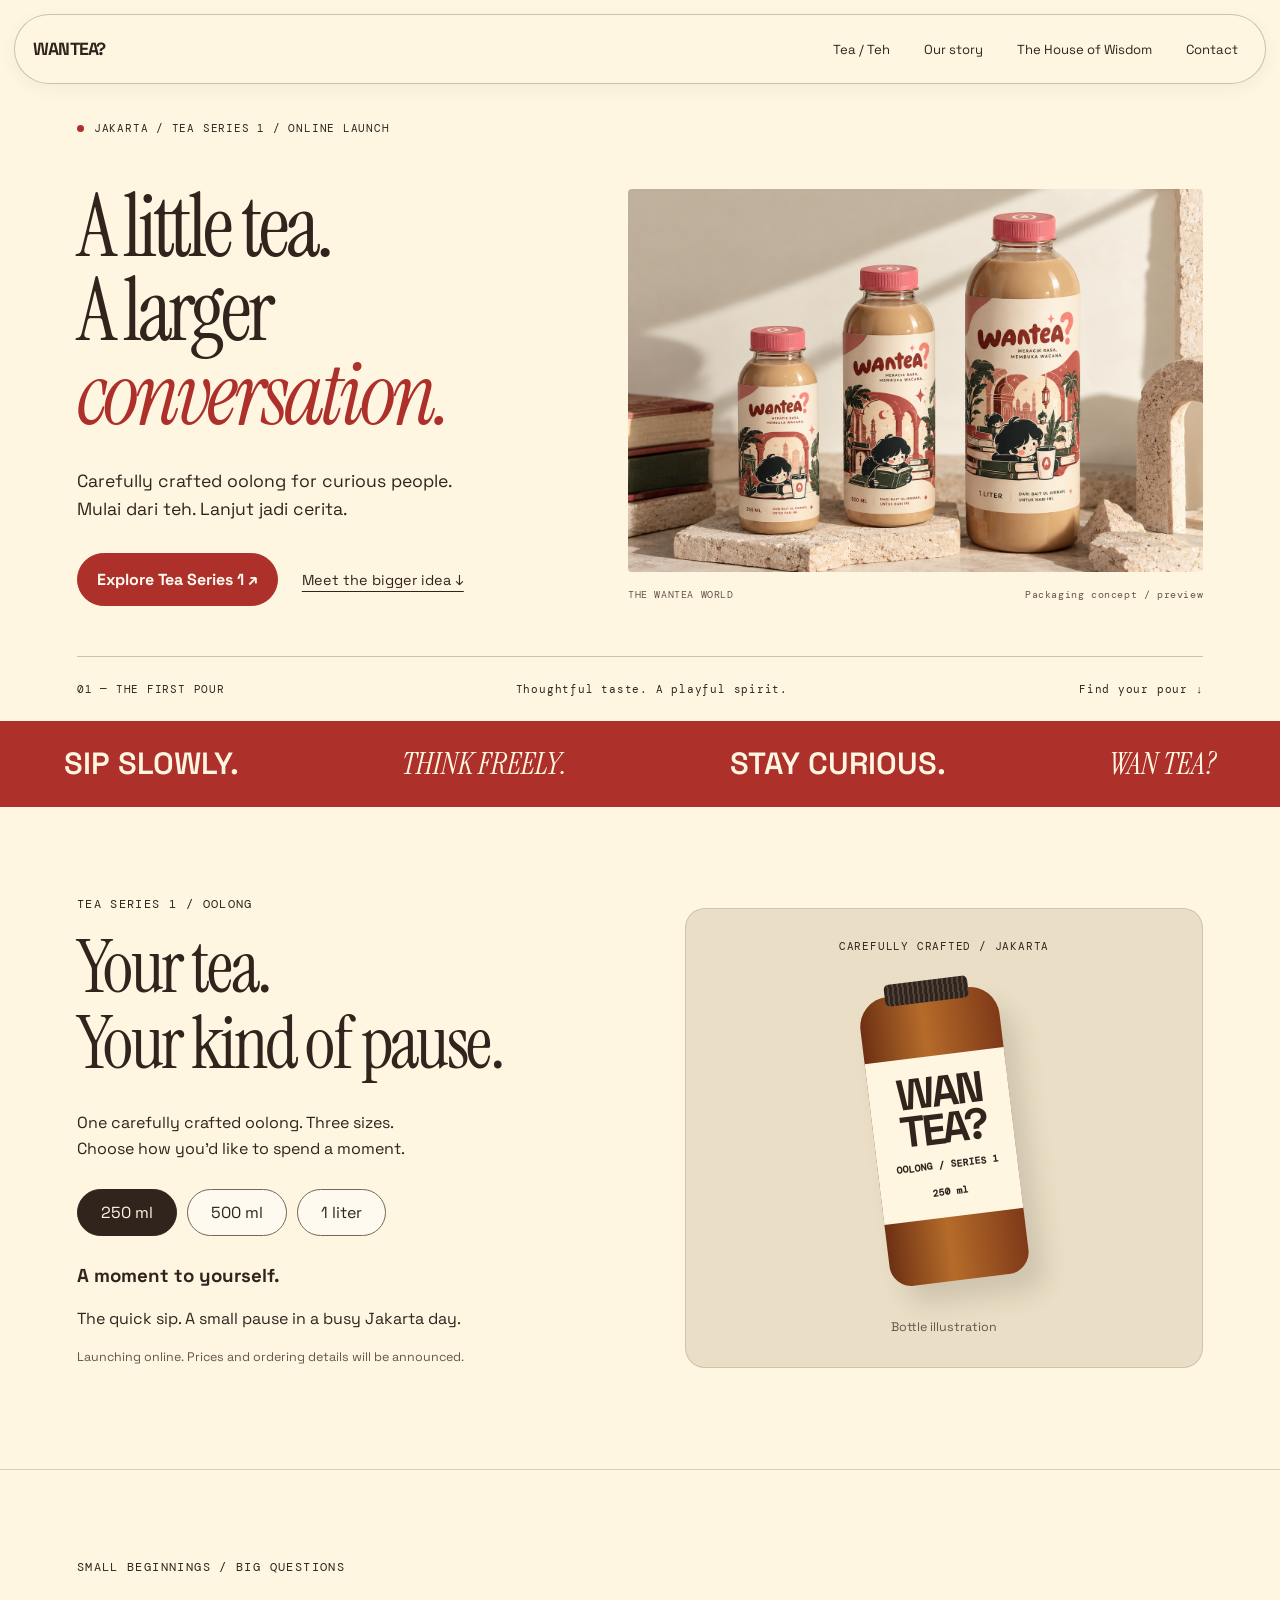
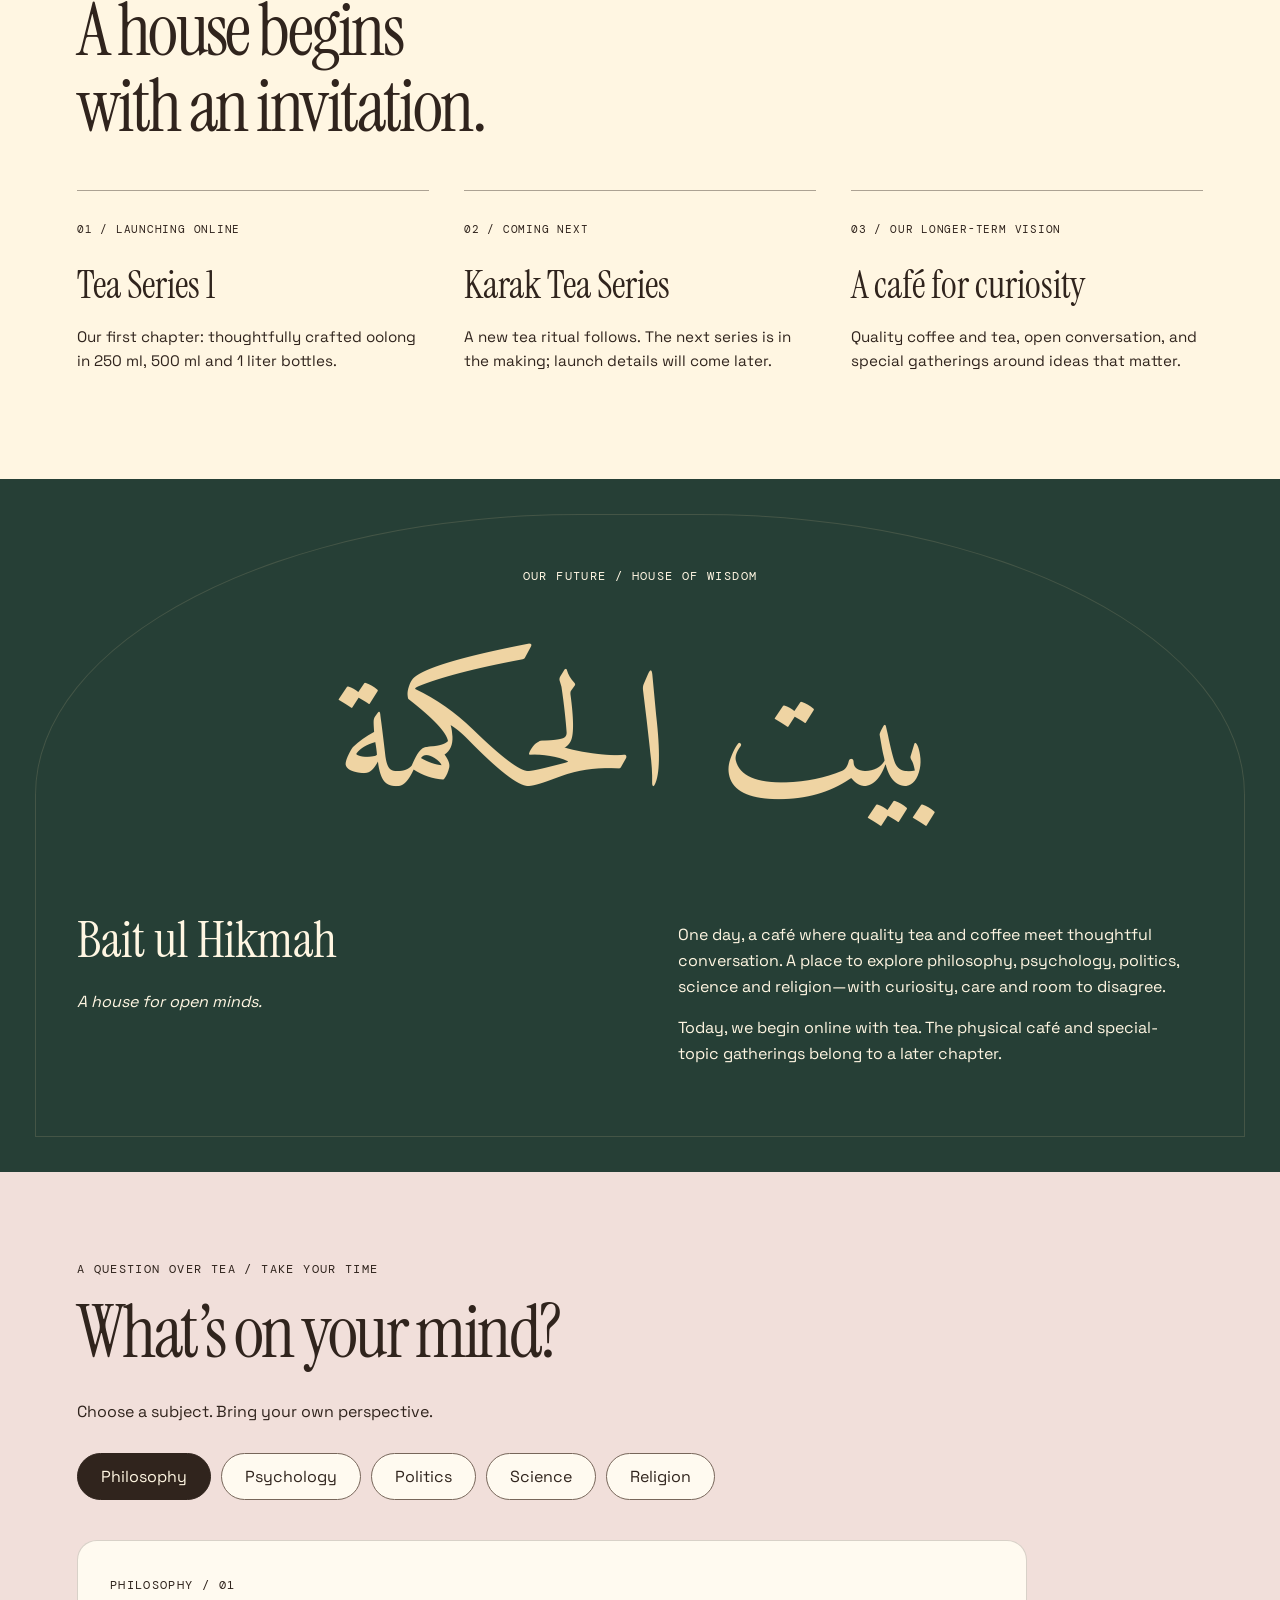
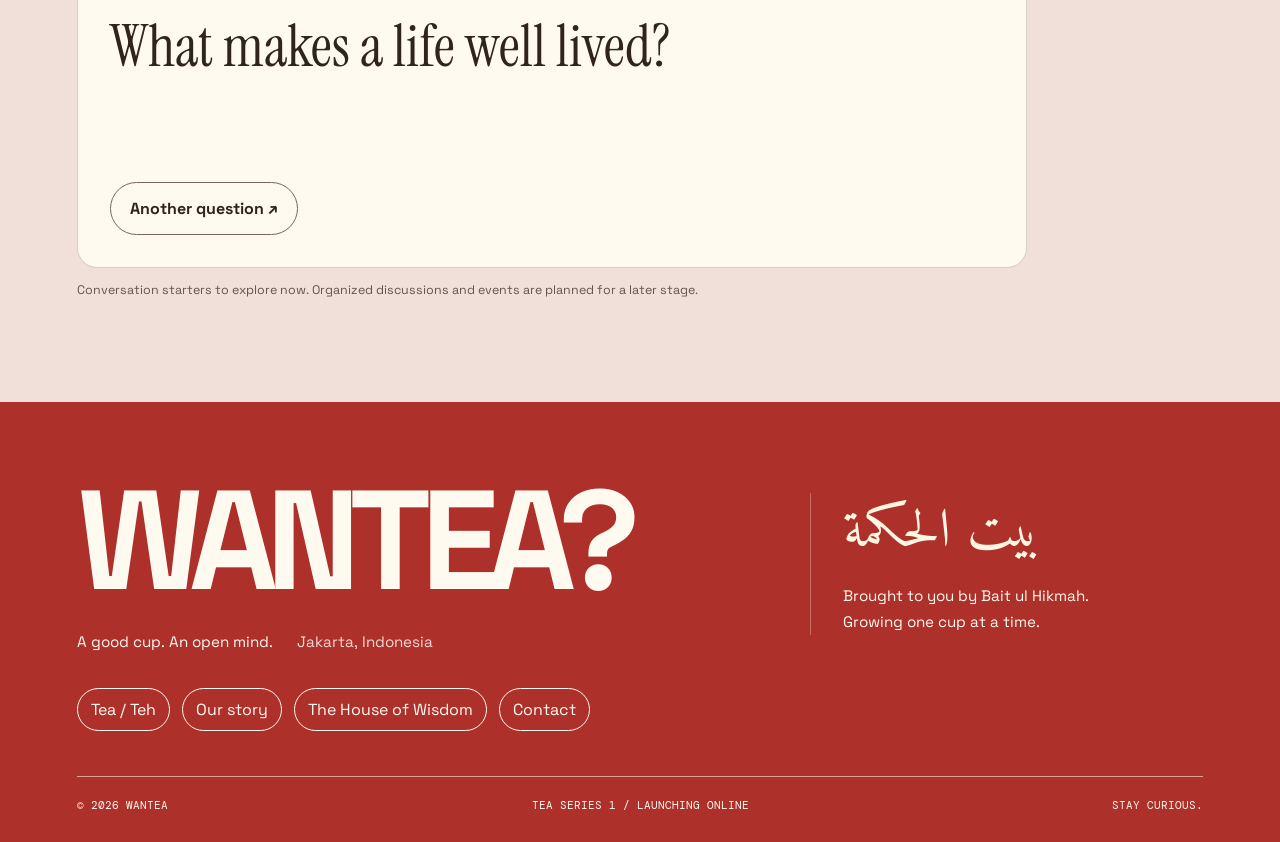
<file: index.html>
<!doctype html><html lang="en"><head><meta charset="utf-8"><meta name="viewport" content="width=device-width,initial-scale=1"><title>A little tea. A larger conversation. — Wantea</title><meta name="description" content="Thoughtfully crafted tea from Jakarta. Discover Tea Series 1 and our vision for Bait ul Hikmah, a future café for curiosity and conversation."><meta name="theme-color" content="#fff6d8"><link rel="stylesheet" href="./assets/style.css"><link rel="stylesheet" href="./assets/evolution.css"><link rel="stylesheet" href="./assets/glass.css?v=20261016-4"></head><body><a class="skip" href="#main">Skip to content</a><nav class="nav" aria-label="Main navigation"><a class="brand" href="./">WAN TEA?</a><div class="navlinks" id="navigation"><a href="./menu/">Tea / Teh</a><a href="./story/">Our story</a><a href="./experiences/">The House of Wisdom</a><a href="./contact/">Contact</a></div><button class="menu-btn" aria-expanded="false" aria-controls="navigation">MENU</button></nav><main id="main"><section class="new-hero"><div class="hero-caption"><span class="live-dot"></span> JAKARTA / TEA SERIES 1 / ONLINE LAUNCH</div><div class="hero-layout"><div><h1>A little tea.<br>A larger<br><em>conversation.</em></h1><p>Carefully crafted oolong for curious people.<br>Mulai dari teh. Lanjut jadi cerita.</p><div class="hero-actions"><a class="cta" href="menu/">Explore Tea Series 1 ↗</a><a class="text-link" href="#vision">Meet the bigger idea ↓</a></div></div><figure class="product-hero"><img src="assets/bottle-preview.png" width="1536" height="1024" fetchpriority="high" alt="Wantea packaging concept: three tea bottles beside books and warm stone arches"><figcaption>THE WANTEA WORLD <span>Packaging concept / preview</span></figcaption></figure></div><div class="hero-foot"><span>01 — THE FIRST POUR</span><span>Thoughtful taste. A playful spirit.</span><a href="#choose">Find your pour ↓</a></div></section><div class="ribbon">SIP SLOWLY. <span>THINK FREELY.</span> STAY CURIOUS. <span>WAN TEA?</span></div><section class="section pour-section" id="choose"><div><div class="kicker">TEA SERIES 1 / OOLONG</div><h2 class="editorial-title">Your tea.<br>Your kind of pause.</h2><p>One carefully crafted oolong. Three sizes.<br>Choose how you’d like to spend a moment.</p><div class="size-buttons" role="group" aria-label="Bottle size"><button data-size="250" aria-pressed="true">250 ml</button><button data-size="500" aria-pressed="false">500 ml</button><button data-size="1000" aria-pressed="false">1 liter</button></div><h3 id="pour-title">A moment to yourself.</h3><p id="pour-copy" aria-live="polite">The quick sip. A small pause in a busy Jakarta day.</p><p class="fine">Launching online. Prices and ordering details will be announced.</p></div><div class="pour-visual"><span class="orbit-label">CAREFULLY CRAFTED / JAKARTA</span><div class="tea-bottle" id="tea-bottle"><div class="bottle-label">WAN<br>TEA?<small>OOLONG / SERIES 1</small><span id="bottle-size">250 ml</span></div></div><span class="fine">Bottle illustration</span></div></section><section class="section journey" id="vision"><div class="kicker">SMALL BEGINNINGS / BIG QUESTIONS</div><h2 class="editorial-title">A house begins<br>with an invitation.</h2><div class="chapter-list"><article><span>01 / LAUNCHING ONLINE</span><h3>Tea Series 1</h3><p>Our first chapter: thoughtfully crafted oolong in 250 ml, 500 ml and 1 liter bottles.</p></article><article><span>02 / COMING NEXT</span><h3>Karak Tea Series</h3><p>A new tea ritual follows. The next series is in the making; launch details will come later.</p></article><article><span>03 / OUR LONGER-TERM VISION</span><h3>A café for curiosity</h3><p>Quality coffee and tea, open conversation, and special gatherings around ideas that matter.</p></article></div></section><section class="wisdom section"><div class="kicker">OUR FUTURE / HOUSE OF WISDOM</div><p class="arabic" lang="ar" dir="rtl">بيت الحكمة</p><div class="wisdom-bottom"><div><h2>Bait ul Hikmah</h2><p class="translation">A house for open minds.</p></div><div><p>One day, a café where quality tea and coffee meet thoughtful conversation. A place to explore philosophy, psychology, politics, science and religion—with curiosity, care and room to disagree.</p><p>Today, we begin online with tea. The physical café and special-topic gatherings belong to a later chapter.</p></div></div></section><section class="section question-space" id="questions"><div class="kicker">A QUESTION OVER TEA / TAKE YOUR TIME</div><h2 class="editorial-title">What’s on your mind?</h2><p>Choose a subject. Bring your own perspective.</p><div class="topic-buttons" role="group" aria-label="Discussion subject"><button type="button" aria-controls="question" data-topic="Philosophy" aria-pressed="true">Philosophy</button><button type="button" aria-controls="question" data-topic="Psychology" aria-pressed="false">Psychology</button><button type="button" aria-controls="question" data-topic="Politics" aria-pressed="false">Politics</button><button type="button" aria-controls="question" data-topic="Science" aria-pressed="false">Science</button><button type="button" aria-controls="question" data-topic="Religion" aria-pressed="false">Religion</button></div><div class="question-panel"><span id="question-topic" class="kicker">PHILOSOPHY / 01</span><p id="question" aria-live="polite">What makes a life well lived?</p><button type="button" class="cta alt" id="next-question">Another question ↗</button></div><p class="fine">Conversation starters to explore now. Organized discussions and events are planned for a later stage.</p></section></main><footer class="footer"><div class="footer-brand-row"><div class="footer-identity"><a class="footer-logo" href="./">WANTEA?</a><p class="footer-tagline">A good cup. An open mind. <span>Jakarta, Indonesia</span></p></div><div class="footer-attribution"><p class="footer-arabic" lang="ar" dir="rtl">بيت الحكمة</p><p>Brought to you by Bait ul Hikmah.<br>Growing one cup at a time.</p></div></div><nav class="footer-links" aria-label="Footer navigation"><a href="./menu/">Tea / Teh</a><a href="./story/">Our story</a><a href="./experiences/">The House of Wisdom</a><a href="./contact/">Contact</a></nav><div class="footer-note"><span>© 2026 Wantea</span><span>Tea Series 1 / launching online</span><span>Stay curious.</span></div></footer><script src="./assets/main.js?v=20261016-3"></script></body></html>
</file>
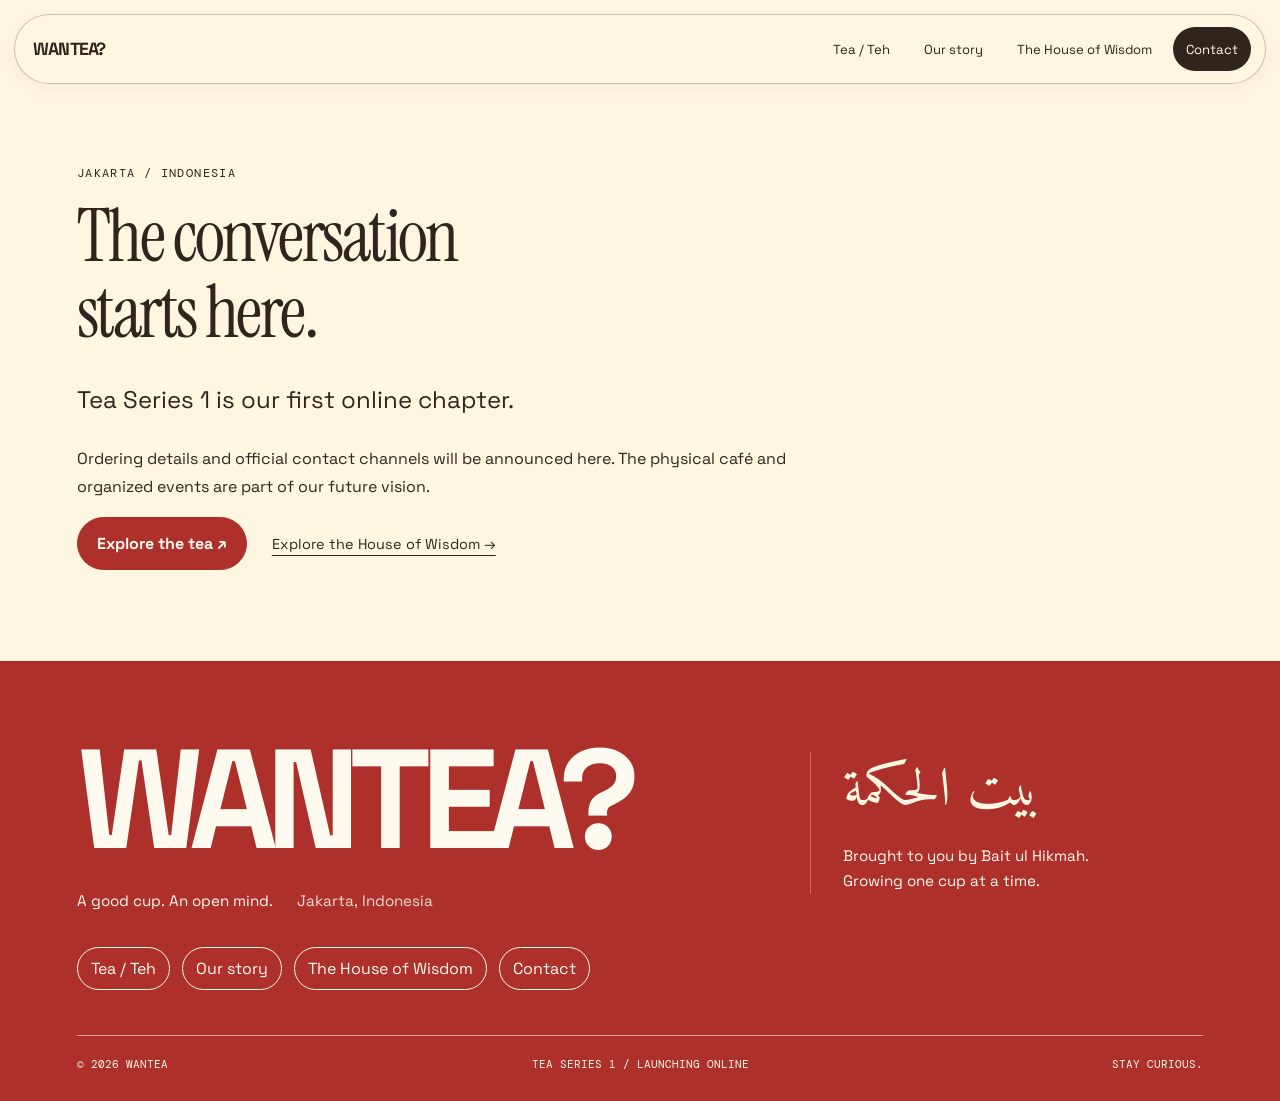
<file: contact/index.html>
<!doctype html><html lang="en"><head><meta charset="utf-8"><meta name="viewport" content="width=device-width,initial-scale=1"><title>Stay in the conversation — Wantea</title><meta name="description" content="Thoughtfully crafted tea from Jakarta. Discover Tea Series 1 and our vision for Bait ul Hikmah, a future café for curiosity and conversation."><meta name="theme-color" content="#fff6d8"><link rel="stylesheet" href="../assets/style.css"><link rel="stylesheet" href="../assets/evolution.css"><link rel="stylesheet" href="../assets/glass.css?v=20261016-4"></head><body><a class="skip" href="#main">Skip to content</a><nav class="nav" aria-label="Main navigation"><a class="brand" href="../">WAN TEA?</a><div class="navlinks" id="navigation"><a href="../menu/">Tea / Teh</a><a href="../story/">Our story</a><a href="../experiences/">The House of Wisdom</a><a href="../contact/">Contact</a></div><button class="menu-btn" aria-expanded="false" aria-controls="navigation">MENU</button></nav><main id="main"><section class="section story-opening"><div class="kicker">JAKARTA / INDONESIA</div><h1 class="editorial-title">The conversation<br>starts here.</h1><p class="lead">Tea Series 1 is our first online chapter.</p><p>Ordering details and official contact channels will be announced here. The physical café and organized events are part of our future vision.</p><a class="cta" href="../menu/">Explore the tea ↗</a><a class="text-link" href="../experiences/">Explore the House of Wisdom →</a></section></main><footer class="footer"><div class="footer-brand-row"><div class="footer-identity"><a class="footer-logo" href="../">WANTEA?</a><p class="footer-tagline">A good cup. An open mind. <span>Jakarta, Indonesia</span></p></div><div class="footer-attribution"><p class="footer-arabic" lang="ar" dir="rtl">بيت الحكمة</p><p>Brought to you by Bait ul Hikmah.<br>Growing one cup at a time.</p></div></div><nav class="footer-links" aria-label="Footer navigation"><a href="../menu/">Tea / Teh</a><a href="../story/">Our story</a><a href="../experiences/">The House of Wisdom</a><a href="../contact/">Contact</a></nav><div class="footer-note"><span>© 2026 Wantea</span><span>Tea Series 1 / launching online</span><span>Stay curious.</span></div></footer><script src="../assets/main.js?v=20261016-3"></script></body></html>
</file>
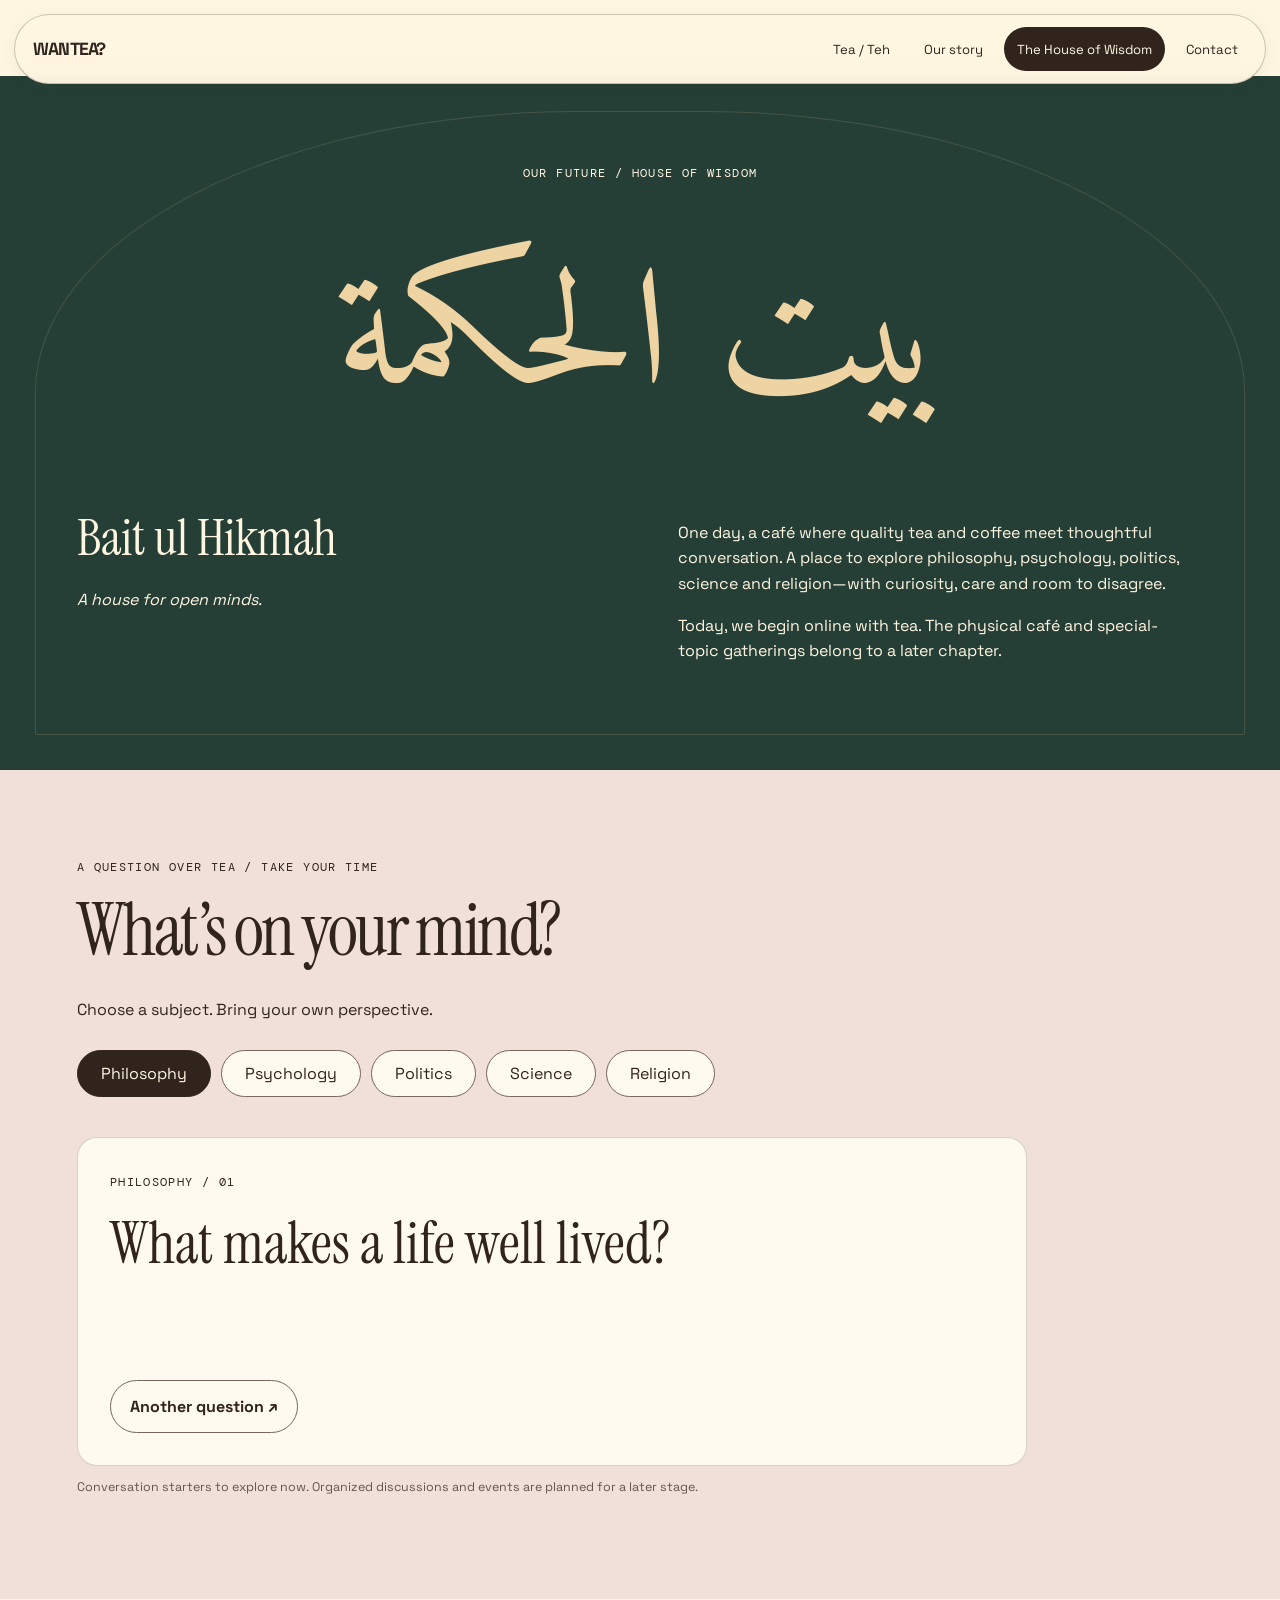
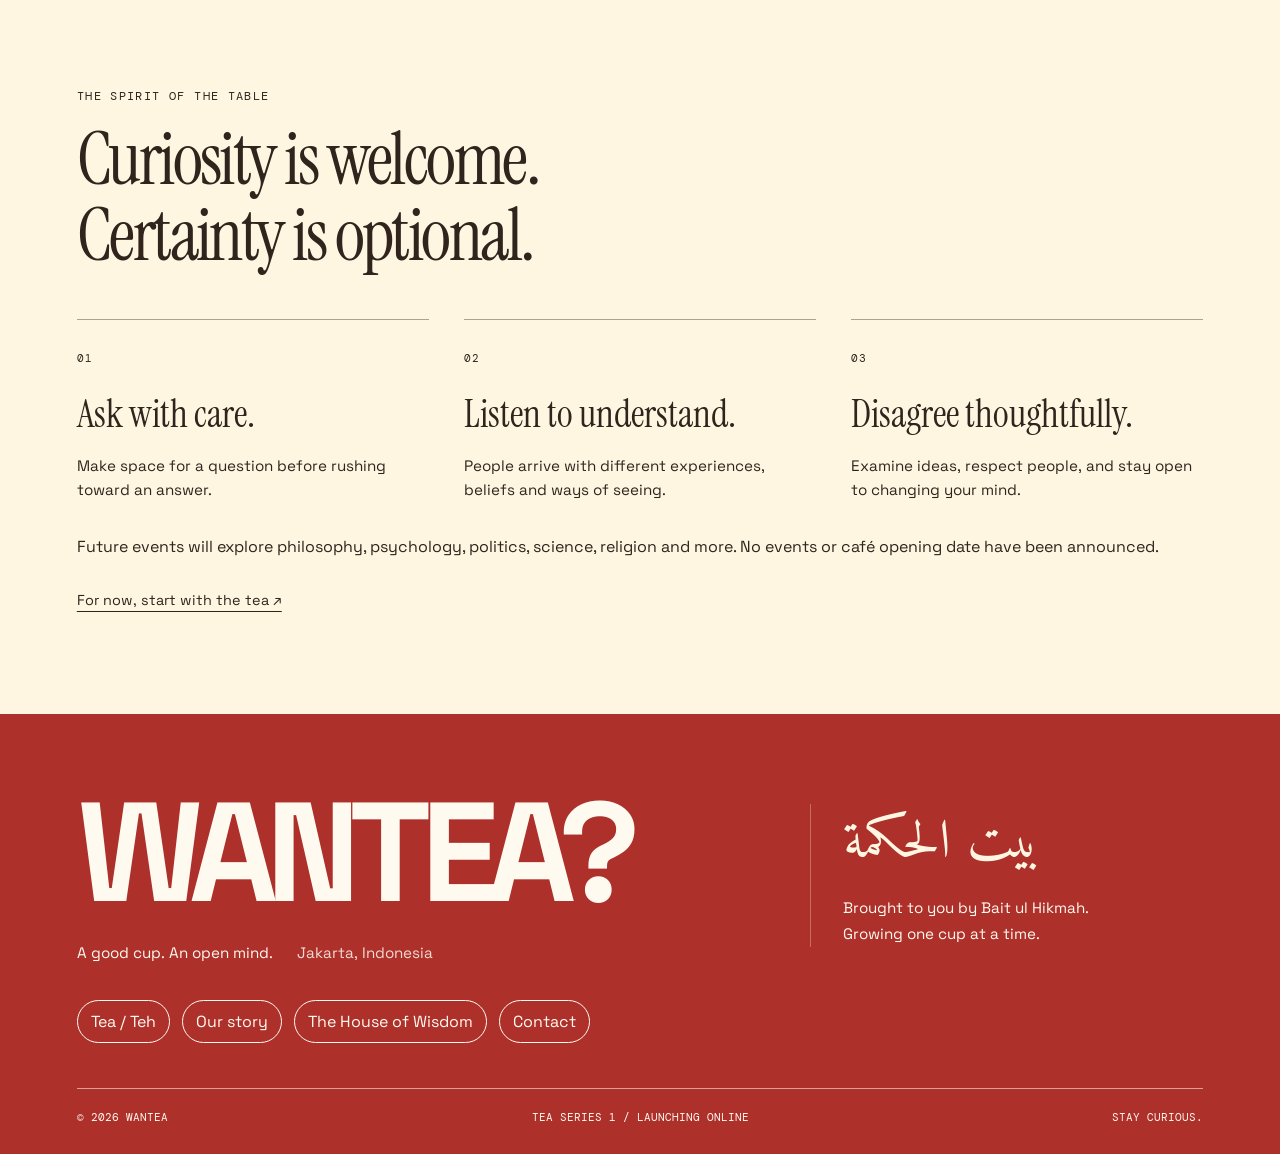
<file: experiences/index.html>
<!doctype html><html lang="en"><head><meta charset="utf-8"><meta name="viewport" content="width=device-width,initial-scale=1"><title>Bait ul Hikmah — Wantea</title><meta name="description" content="Thoughtfully crafted tea from Jakarta. Discover Tea Series 1 and our vision for Bait ul Hikmah, a future café for curiosity and conversation."><meta name="theme-color" content="#fff6d8"><link rel="stylesheet" href="../assets/style.css"><link rel="stylesheet" href="../assets/evolution.css"><link rel="stylesheet" href="../assets/glass.css?v=20261016-4"></head><body><a class="skip" href="#main">Skip to content</a><nav class="nav" aria-label="Main navigation"><a class="brand" href="../">WAN TEA?</a><div class="navlinks" id="navigation"><a href="../menu/">Tea / Teh</a><a href="../story/">Our story</a><a href="../experiences/">The House of Wisdom</a><a href="../contact/">Contact</a></div><button class="menu-btn" aria-expanded="false" aria-controls="navigation">MENU</button></nav><main id="main"><section class="wisdom section"><div class="kicker">OUR FUTURE / HOUSE OF WISDOM</div><p class="arabic" lang="ar" dir="rtl">بيت الحكمة</p><div class="wisdom-bottom"><div><h1>Bait ul Hikmah</h1><p class="translation">A house for open minds.</p></div><div><p>One day, a café where quality tea and coffee meet thoughtful conversation. A place to explore philosophy, psychology, politics, science and religion—with curiosity, care and room to disagree.</p><p>Today, we begin online with tea. The physical café and special-topic gatherings belong to a later chapter.</p></div></div></section><section class="section question-space" id="questions"><div class="kicker">A QUESTION OVER TEA / TAKE YOUR TIME</div><h2 class="editorial-title">What’s on your mind?</h2><p>Choose a subject. Bring your own perspective.</p><div class="topic-buttons" role="group" aria-label="Discussion subject"><button type="button" aria-controls="question" data-topic="Philosophy" aria-pressed="true">Philosophy</button><button type="button" aria-controls="question" data-topic="Psychology" aria-pressed="false">Psychology</button><button type="button" aria-controls="question" data-topic="Politics" aria-pressed="false">Politics</button><button type="button" aria-controls="question" data-topic="Science" aria-pressed="false">Science</button><button type="button" aria-controls="question" data-topic="Religion" aria-pressed="false">Religion</button></div><div class="question-panel"><span id="question-topic" class="kicker">PHILOSOPHY / 01</span><p id="question" aria-live="polite">What makes a life well lived?</p><button type="button" class="cta alt" id="next-question">Another question ↗</button></div><p class="fine">Conversation starters to explore now. Organized discussions and events are planned for a later stage.</p></section><section class="section"><div class="kicker">THE SPIRIT OF THE TABLE</div><h2 class="editorial-title">Curiosity is welcome.<br>Certainty is optional.</h2><div class="chapter-list"><article><span>01</span><h3>Ask with care.</h3><p>Make space for a question before rushing toward an answer.</p></article><article><span>02</span><h3>Listen to understand.</h3><p>People arrive with different experiences, beliefs and ways of seeing.</p></article><article><span>03</span><h3>Disagree thoughtfully.</h3><p>Examine ideas, respect people, and stay open to changing your mind.</p></article></div><p>Future events will explore philosophy, psychology, politics, science, religion and more. No events or café opening date have been announced.</p><a class="text-link" href="../menu/">For now, start with the tea ↗</a></section></main><footer class="footer"><div class="footer-brand-row"><div class="footer-identity"><a class="footer-logo" href="../">WANTEA?</a><p class="footer-tagline">A good cup. An open mind. <span>Jakarta, Indonesia</span></p></div><div class="footer-attribution"><p class="footer-arabic" lang="ar" dir="rtl">بيت الحكمة</p><p>Brought to you by Bait ul Hikmah.<br>Growing one cup at a time.</p></div></div><nav class="footer-links" aria-label="Footer navigation"><a href="../menu/">Tea / Teh</a><a href="../story/">Our story</a><a href="../experiences/">The House of Wisdom</a><a href="../contact/">Contact</a></nav><div class="footer-note"><span>© 2026 Wantea</span><span>Tea Series 1 / launching online</span><span>Stay curious.</span></div></footer><script src="../assets/main.js?v=20261016-3"></script></body></html>
</file>
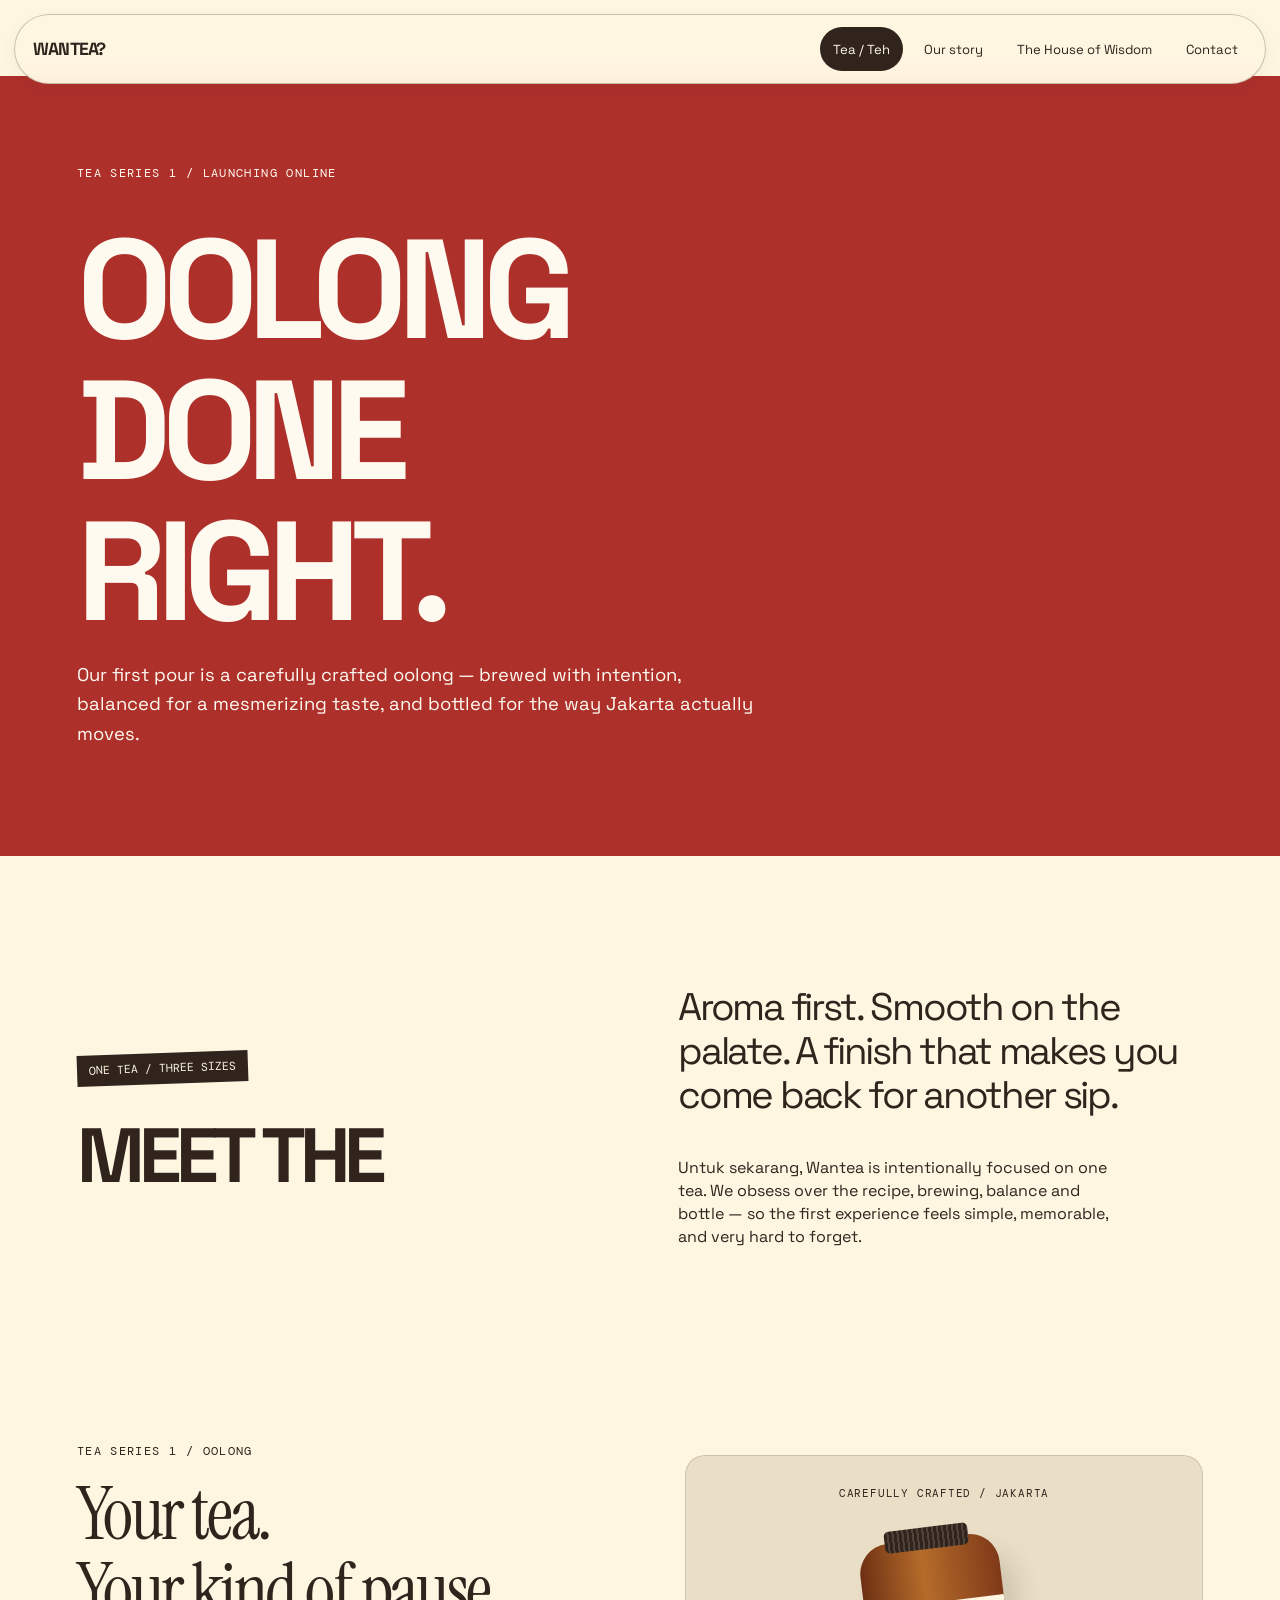
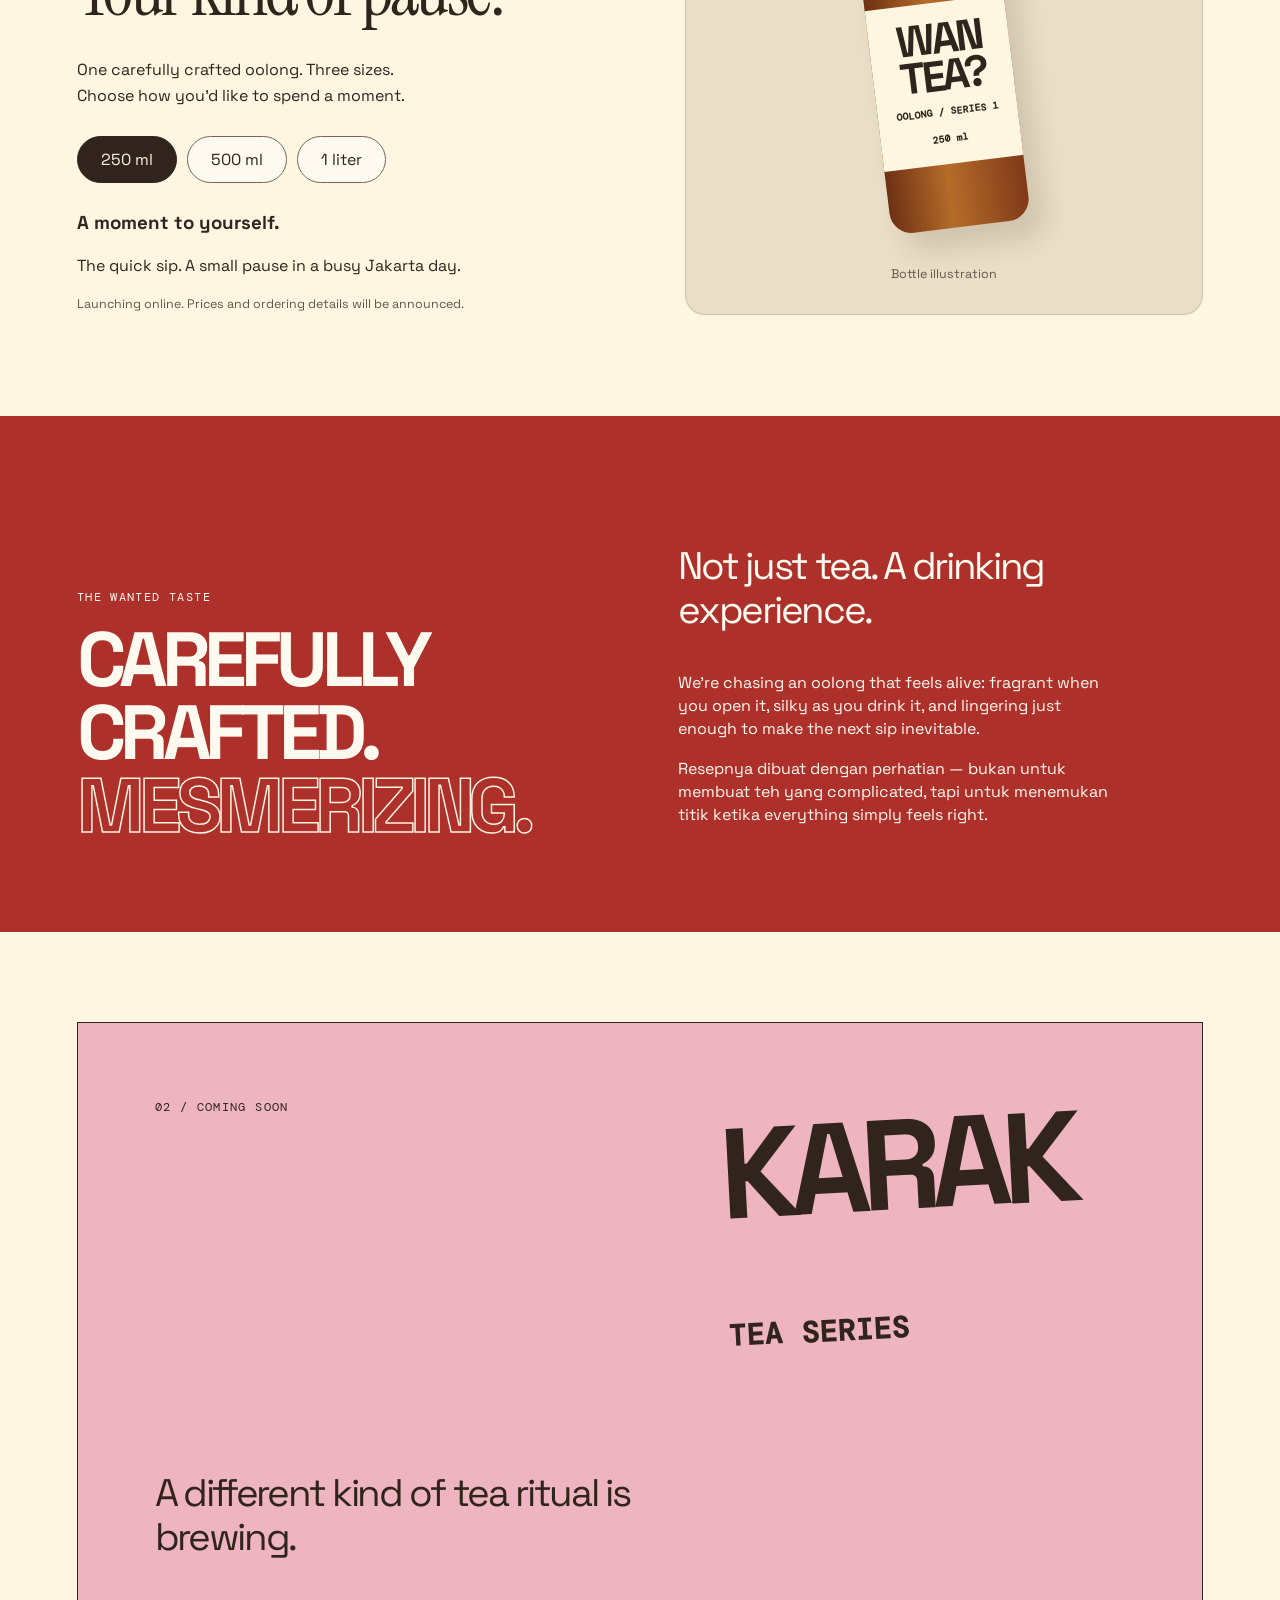
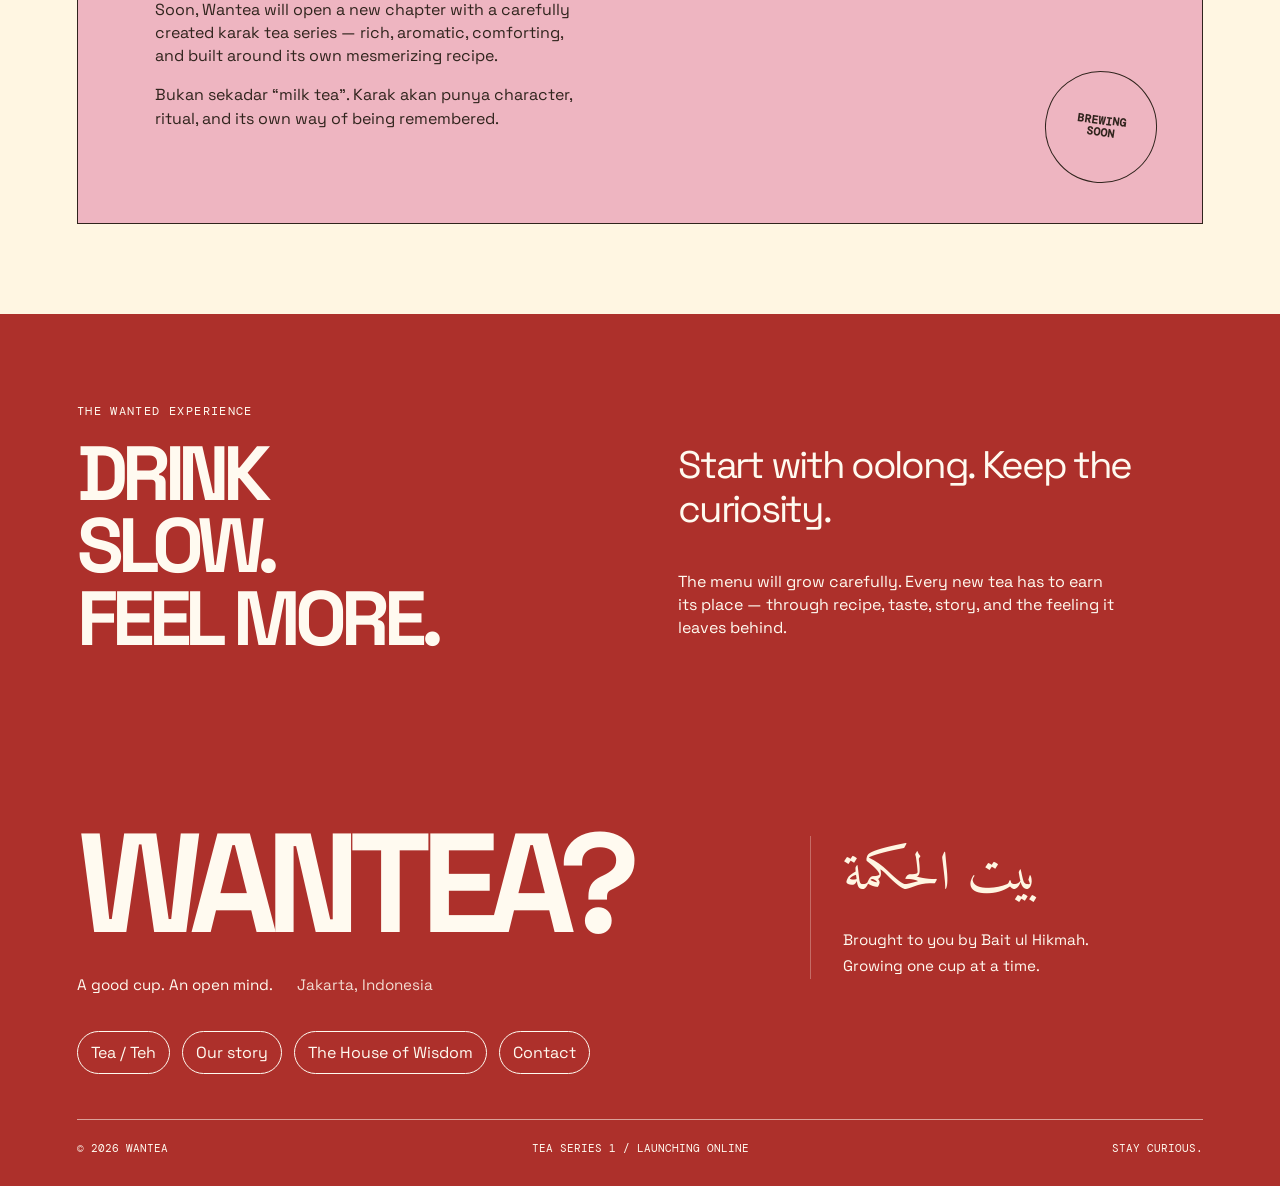
<file: menu/index.html>
<!doctype html><html lang="en"><head><meta charset="utf-8"><meta name="viewport" content="width=device-width,initial-scale=1"><title>Tea Series 1 — Wantea</title><meta name="description" content="Thoughtfully crafted tea from Jakarta. Discover Tea Series 1 and our vision for Bait ul Hikmah, a future café for curiosity and conversation."><meta name="theme-color" content="#fff6d8"><link rel="stylesheet" href="../assets/style.css"><link rel="stylesheet" href="../assets/evolution.css"><link rel="stylesheet" href="../assets/glass.css?v=20261016-4"></head><body><a class="skip" href="#main">Skip to content</a><nav class="nav" aria-label="Main navigation"><a class="brand" href="../">WAN TEA?</a><div class="navlinks" id="navigation"><a href="../menu/">Tea / Teh</a><a href="../story/">Our story</a><a href="../experiences/">The House of Wisdom</a><a href="../contact/">Contact</a></div><button class="menu-btn" aria-expanded="false" aria-controls="navigation">MENU</button></nav><main id="main">
<section class="page-hero menu-hero">
  <div class="kicker">TEA SERIES 1 / LAUNCHING ONLINE</div>
  <h1>OOLONG<br>DONE<br>RIGHT.</h1>
  <p>Our first pour is a carefully crafted oolong — brewed with intention, balanced for a mesmerizing taste, and bottled for the way Jakarta actually moves.</p>
</section>

<section class="section menu-intro">
  <div class="intro-grid reveal">
    <div>
      <div class="tape">ONE TEA / THREE SIZES</div>
      <h2 class="section-title" style="margin-top:35px">MEET THE<br><span class="outline">OOLONG.</span></h2>
    </div>
    <div>
      <p class="big-copy">Aroma first. Smooth on the palate. A finish that makes you come back for another sip.</p>
      <p class="small-copy">Untuk sekarang, Wantea is intentionally focused on one tea. We obsess over the recipe, brewing, balance and bottle — so the first experience feels simple, memorable, and very hard to forget.</p>
    </div>
  </div>
</section>

<section class="section pour-section" id="choose"><div><div class="kicker">TEA SERIES 1 / OOLONG</div><h2 class="editorial-title">Your tea.<br>Your kind of pause.</h2><p>One carefully crafted oolong. Three sizes.<br>Choose how you’d like to spend a moment.</p><div class="size-buttons" role="group" aria-label="Bottle size"><button data-size="250" aria-pressed="true">250 ml</button><button data-size="500" aria-pressed="false">500 ml</button><button data-size="1000" aria-pressed="false">1 liter</button></div><h3 id="pour-title">A moment to yourself.</h3><p id="pour-copy" aria-live="polite">The quick sip. A small pause in a busy Jakarta day.</p><p class="fine">Launching online. Prices and ordering details will be announced.</p></div><div class="pour-visual"><span class="orbit-label">CAREFULLY CRAFTED / JAKARTA</span><div class="tea-bottle" id="tea-bottle"><div class="bottle-label">WAN<br>TEA?<small>OOLONG / SERIES 1</small><span id="bottle-size">250 ml</span></div></div><span class="fine">Bottle illustration</span></div></section>

<section class="section red oolong-story">
  <div class="intro-grid reveal">
    <div>
      <div class="kicker">THE WANTED TASTE</div>
      <h2 class="section-title">CAREFULLY<br>CRAFTED.<br><span class="cream-outline">MESMERIZING.</span></h2>
    </div>
    <div>
      <p class="big-copy">Not just tea. A drinking experience.</p>
      <p class="small-copy">We’re chasing an oolong that feels alive: fragrant when you open it, silky as you drink it, and lingering just enough to make the next sip inevitable.</p>
      <p class="small-copy">Resepnya dibuat dengan perhatian — bukan untuk membuat teh yang complicated, tapi untuk menemukan titik ketika everything simply feels right.</p>
    </div>
  </div>
</section>

<section class="section karak-coming">
  <div class="karak-card reveal">
    <div class="kicker">02 / COMING SOON</div>
    <div class="karak-mark">KARAK<br><span>TEA SERIES</span></div>
    <div class="karak-copy">
      <p class="big-copy">A different kind of tea ritual is brewing.</p>
      <p class="small-copy">Soon, Wantea will open a new chapter with a carefully created karak tea series — rich, aromatic, comforting, and built around its own mesmerizing recipe.</p>
      <p class="small-copy">Bukan sekadar “milk tea”. Karak akan punya character, ritual, and its own way of being remembered.</p>
    </div>
    <div class="karak-stamp">BREWING<br>SOON</div>
  </div>
</section>

<section class="section red">
  <div class="intro-grid reveal">
    <div>
      <div class="kicker">THE WANTED EXPERIENCE</div>
      <h2 class="section-title">DRINK<br>SLOW.<br>FEEL MORE.</h2>
    </div>
    <div>
      <p class="big-copy">Start with oolong. Keep the curiosity.</p>
      <p class="small-copy">The menu will grow carefully. Every new tea has to earn its place — through recipe, taste, story, and the feeling it leaves behind.</p>
    </div>
  </div>
</section>
</main><footer class="footer"><div class="footer-brand-row"><div class="footer-identity"><a class="footer-logo" href="../">WANTEA?</a><p class="footer-tagline">A good cup. An open mind. <span>Jakarta, Indonesia</span></p></div><div class="footer-attribution"><p class="footer-arabic" lang="ar" dir="rtl">بيت الحكمة</p><p>Brought to you by Bait ul Hikmah.<br>Growing one cup at a time.</p></div></div><nav class="footer-links" aria-label="Footer navigation"><a href="../menu/">Tea / Teh</a><a href="../story/">Our story</a><a href="../experiences/">The House of Wisdom</a><a href="../contact/">Contact</a></nav><div class="footer-note"><span>© 2026 Wantea</span><span>Tea Series 1 / launching online</span><span>Stay curious.</span></div></footer><script src="../assets/main.js?v=20261016-3"></script></body></html>
</file>
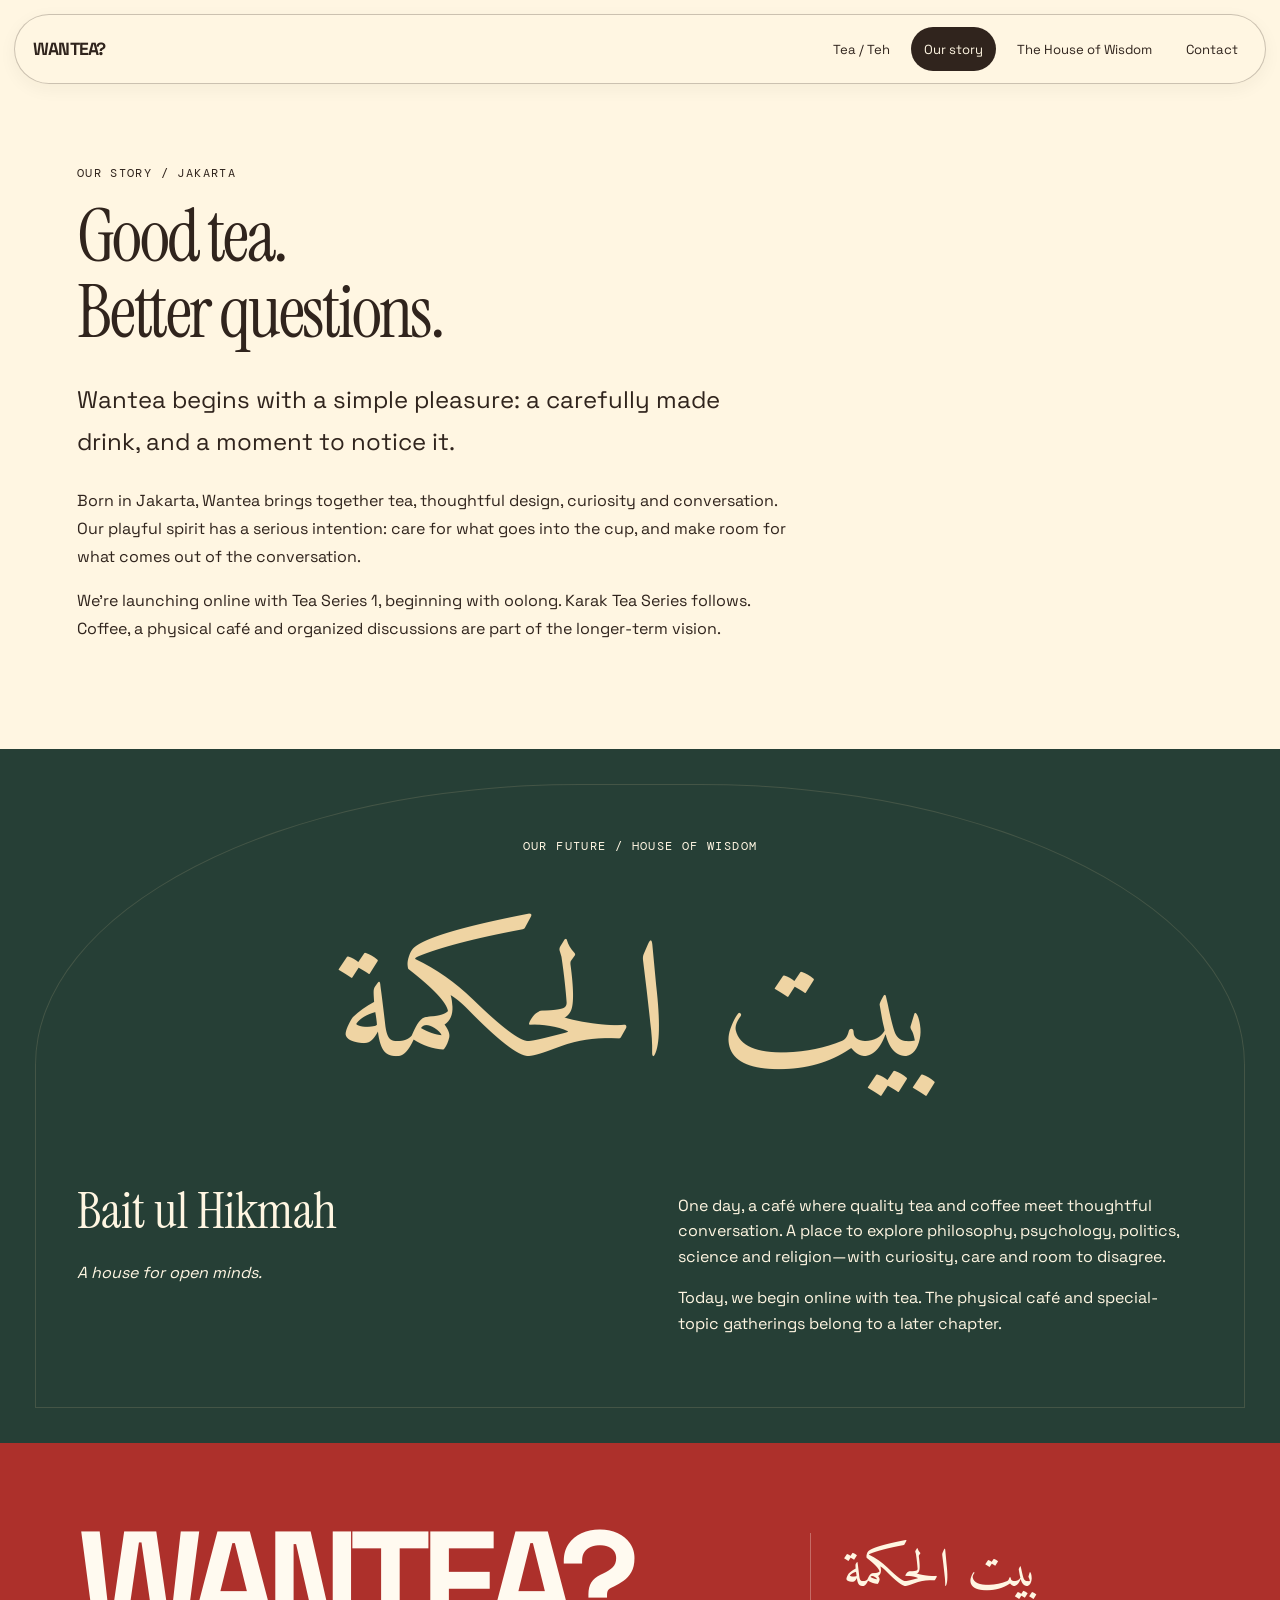
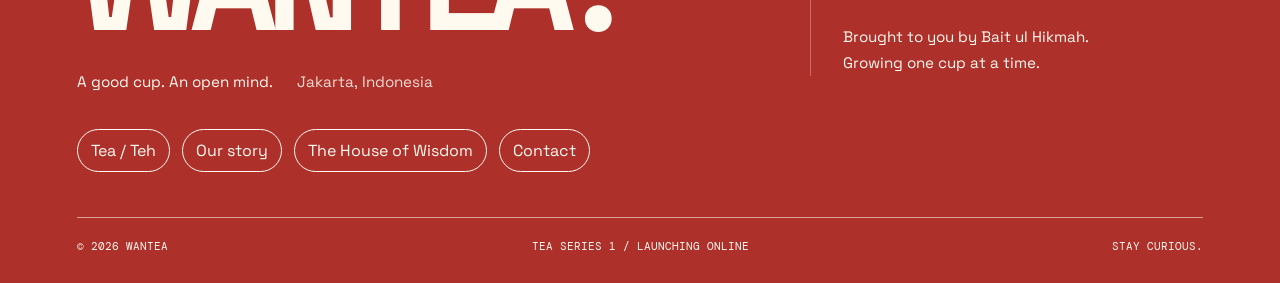
<file: story/index.html>
<!doctype html><html lang="en"><head><meta charset="utf-8"><meta name="viewport" content="width=device-width,initial-scale=1"><title>Our story — Wantea</title><meta name="description" content="Thoughtfully crafted tea from Jakarta. Discover Tea Series 1 and our vision for Bait ul Hikmah, a future café for curiosity and conversation."><meta name="theme-color" content="#fff6d8"><link rel="stylesheet" href="../assets/style.css"><link rel="stylesheet" href="../assets/evolution.css"><link rel="stylesheet" href="../assets/glass.css?v=20261016-4"></head><body><a class="skip" href="#main">Skip to content</a><nav class="nav" aria-label="Main navigation"><a class="brand" href="../">WAN TEA?</a><div class="navlinks" id="navigation"><a href="../menu/">Tea / Teh</a><a href="../story/">Our story</a><a href="../experiences/">The House of Wisdom</a><a href="../contact/">Contact</a></div><button class="menu-btn" aria-expanded="false" aria-controls="navigation">MENU</button></nav><main id="main"><section class="section story-opening"><div class="kicker">OUR STORY / JAKARTA</div><h1 class="editorial-title">Good tea.<br>Better questions.</h1><p class="lead">Wantea begins with a simple pleasure: a carefully made drink, and a moment to notice it.</p><p>Born in Jakarta, Wantea brings together tea, thoughtful design, curiosity and conversation. Our playful spirit has a serious intention: care for what goes into the cup, and make room for what comes out of the conversation.</p><p>We’re launching online with Tea Series 1, beginning with oolong. Karak Tea Series follows. Coffee, a physical café and organized discussions are part of the longer-term vision.</p></section><section class="wisdom section"><div class="kicker">OUR FUTURE / HOUSE OF WISDOM</div><p class="arabic" lang="ar" dir="rtl">بيت الحكمة</p><div class="wisdom-bottom"><div><h2>Bait ul Hikmah</h2><p class="translation">A house for open minds.</p></div><div><p>One day, a café where quality tea and coffee meet thoughtful conversation. A place to explore philosophy, psychology, politics, science and religion—with curiosity, care and room to disagree.</p><p>Today, we begin online with tea. The physical café and special-topic gatherings belong to a later chapter.</p></div></div></section></main><footer class="footer"><div class="footer-brand-row"><div class="footer-identity"><a class="footer-logo" href="../">WANTEA?</a><p class="footer-tagline">A good cup. An open mind. <span>Jakarta, Indonesia</span></p></div><div class="footer-attribution"><p class="footer-arabic" lang="ar" dir="rtl">بيت الحكمة</p><p>Brought to you by Bait ul Hikmah.<br>Growing one cup at a time.</p></div></div><nav class="footer-links" aria-label="Footer navigation"><a href="../menu/">Tea / Teh</a><a href="../story/">Our story</a><a href="../experiences/">The House of Wisdom</a><a href="../contact/">Contact</a></nav><div class="footer-note"><span>© 2026 Wantea</span><span>Tea Series 1 / launching online</span><span>Stay curious.</span></div></footer><script src="../assets/main.js?v=20261016-3"></script></body></html>
</file>
<file: assets/style.css>
@import url('https://fonts.googleapis.com/css2?family=DM+Mono:wght@400;500&family=Space+Grotesk:wght@400;500;600;700&display=swap');

:root{
  --red:#d93632; --red2:#a91f24; --cream:#fff6d8; --paper:#fffdf5;
  --ink:#171313; --pink:#f39bc2; --blue:#164f9d; --line:#171313;
  --radius:26px; --shadow:0 18px 50px rgba(23,19,19,.10);
}
*{box-sizing:border-box}
html{scroll-behavior:smooth}
body{margin:0;background:var(--cream);color:var(--ink);font-family:"Space Grotesk",system-ui,sans-serif;overflow-x:hidden}
a{color:inherit;text-decoration:none}
button{font:inherit}
img{max-width:100%;display:block}
::selection{background:var(--ink);color:var(--cream)}
.nav{position:fixed;z-index:50;top:14px;left:14px;right:14px;display:flex;align-items:center;justify-content:space-between;padding:12px 14px 12px 18px;border:1.5px solid var(--ink);border-radius:999px;background:rgba(255,246,216,.88);backdrop-filter:blur(14px)}
.brand{font-weight:700;letter-spacing:-.07em;font-size:1.1rem}
.navlinks{display:flex;gap:8px;align-items:center}
.navlinks a,.lang{padding:9px 13px;border-radius:999px;font-size:.82rem}
.navlinks a:hover{background:var(--ink);color:var(--cream)}
.lang{border:1px solid var(--ink);background:transparent;cursor:pointer}
.menu-btn{display:none;border:1px solid var(--ink);background:transparent;border-radius:999px;padding:9px 13px;cursor:pointer}
main{padding-top:76px}
.hero{min-height:92vh;display:grid;grid-template-columns:1.05fr .95fr;align-items:center;padding:7vw 6vw 5vw;position:relative;overflow:hidden}
.hero-copy{position:relative;z-index:2}
.kicker{font-family:"DM Mono",monospace;font-size:.72rem;text-transform:uppercase;letter-spacing:.12em;margin-bottom:18px}
.hero h1{font-size:clamp(5rem,13vw,13rem);line-height:.76;letter-spacing:-.095em;margin:0;max-width:7ch}
.hero h1 span{display:block}
.hero h1 .pink{color:var(--pink)}
.hero-sub{font-size:clamp(1.05rem,1.7vw,1.45rem);line-height:1.1;max-width:440px;margin:35px 0}
.cta{display:inline-flex;align-items:center;gap:12px;border:1.5px solid var(--ink);background:var(--red);color:var(--paper);padding:15px 19px;border-radius:999px;font-weight:700;transition:.2s transform,.2s background}
.cta:hover{transform:translateY(-3px);background:var(--ink)}
.cta.alt{background:transparent;color:var(--ink)}
.hero-art{position:relative;min-height:620px;display:grid;place-items:center}
.blob{position:absolute;width:min(38vw,520px);aspect-ratio:1;background:var(--red);border-radius:42% 58% 51% 49% / 45% 41% 59% 55%;transform:rotate(-9deg)}
.blob2{position:absolute;width:min(25vw,340px);aspect-ratio:1;background:var(--pink);border-radius:48% 52% 43% 57%;transform:translate(150px,100px) rotate(13deg)}
.logo-character{position:relative;width:min(30vw,390px);filter:drop-shadow(0 22px 30px rgba(23,19,19,.16));animation:float 4s ease-in-out infinite}
@keyframes float{50%{transform:translateY(-12px) rotate(1deg)}}
.sticker{position:absolute;background:var(--cream);border:2px solid var(--ink);padding:13px 18px;border-radius:50%;font-weight:700;transform:rotate(-9deg);right:3%;top:18%;box-shadow:var(--shadow)}
.marquee{background:var(--red);color:var(--paper);border-block:1.5px solid var(--ink);overflow:hidden;white-space:nowrap}
.marquee-track{display:inline-flex;gap:50px;padding:16px 0;animation:marquee 22s linear infinite;font-size:clamp(1.5rem,3vw,3rem);font-weight:700;letter-spacing:-.05em}
@keyframes marquee{to{transform:translateX(-50%)}}
.section{padding:10vw 6vw;position:relative}
.section.red{background:var(--red);color:var(--paper)}
.section.paper{background:var(--paper)}
.section-title{font-size:clamp(3.5rem,9vw,9rem);line-height:.8;letter-spacing:-.08em;margin:0;max-width:100%;overflow-wrap:break-word}
.section-title .outline{-webkit-text-stroke:1.5px currentColor;color:transparent}
.intro-grid{display:grid;grid-template-columns:1fr 1fr;gap:6vw;align-items:end}
.big-copy{font-size:clamp(2rem,4.5vw,5rem);line-height:.94;letter-spacing:-.06em}
.small-copy{font-size:1rem;line-height:1.45;max-width:440px}
.cards{display:grid;grid-template-columns:repeat(3,1fr);gap:16px}
.card{border:1.5px solid var(--ink);border-radius:var(--radius);padding:22px;min-height:360px;display:flex;flex-direction:column;justify-content:space-between;overflow:hidden;position:relative;background:var(--paper);transition:.25s transform,.25s background}
.card:hover{transform:rotate(-1deg) translateY(-6px);background:var(--pink)}
.card .num{font-family:"DM Mono",monospace;font-size:.75rem}
.card h3{font-size:clamp(2rem,4vw,4rem);letter-spacing:-.07em;line-height:.82;margin:0}
.card p{max-width:300px;line-height:1.35}
.product-art{height:160px;border:1.5px solid var(--ink);border-radius:20px;background:var(--cream);display:grid;place-items:center;position:relative;overflow:hidden}
.product-art:before{content:"";width:95px;height:120px;background:var(--red);border:1.5px solid var(--ink);border-radius:18px 18px 35px 35px;transform:rotate(7deg);position:absolute}
.product-art:after{content:"WAN TEA?";z-index:1;color:var(--cream);font-weight:700;transform:rotate(-5deg)}
.tape{display:inline-block;background:var(--ink);color:var(--cream);padding:8px 12px;font-family:"DM Mono",monospace;font-size:.72rem;transform:rotate(-2deg)}
.chaos{display:grid;grid-template-columns:1fr 1.3fr 1fr;gap:18px;align-items:stretch}
.chaos > *{min-height:440px}
.poster{background:var(--pink);border:1.5px solid var(--ink);border-radius:32px;padding:30px;display:flex;flex-direction:column;justify-content:space-between;transform:rotate(-2deg)}
.poster h3{font-size:clamp(3rem,7vw,7rem);line-height:.72;letter-spacing:-.09em;margin:0}
.poster small{font-family:"DM Mono",monospace}
.quote{background:var(--red);color:var(--paper);border:1.5px solid var(--ink);border-radius:32px;padding:40px;display:flex;align-items:center;justify-content:center;transform:rotate(2deg)}
.quote p{font-size:clamp(2.5rem,6vw,6rem);line-height:.82;letter-spacing:-.08em;margin:0}
.character-panel{border:1.5px solid var(--ink);border-radius:32px;background:var(--paper);display:grid;place-items:center;overflow:hidden}
.character-panel img{width:75%;transform:rotate(4deg)}
.teatalk{display:grid;grid-template-columns:minmax(0,1fr) minmax(0,1fr);gap:clamp(28px,6vw,90px);align-items:start}
.teatalk > div{min-width:0}
.teatalk > div:last-child{padding-top:clamp(28px,7vw,110px)}
.article{border-top:1.5px solid var(--ink);padding:22px 0;display:grid;grid-template-columns:80px 1fr auto;gap:20px;align-items:start}
.article:first-child{border-top:0}
.article .index{font-family:"DM Mono",monospace}
.article h3{margin:0;min-width:0;font-size:clamp(1.8rem,3vw,3.5rem);letter-spacing:-.06em;overflow-wrap:break-word}
.article p{margin:8px 0 0;line-height:1.35}
.article a{font-weight:700}
.hikam{min-height:75vh;display:grid;place-items:center;text-align:center;background:var(--ink);color:var(--cream);padding:10vw 6vw;position:relative;overflow:hidden}
.hikam:before,.hikam:after{content:"";position:absolute;width:30vw;height:30vw;border:1px solid rgba(255,246,216,.3);border-radius:50%}
.hikam:before{left:-12vw;top:-8vw}.hikam:after{right:-12vw;bottom:-12vw}
.hikam h2{font-size:clamp(4rem,12vw,13rem);line-height:.74;letter-spacing:-.1em;margin:20px 0}
.hikam p{font-size:clamp(1rem,2vw,1.5rem);max-width:580px;margin:auto;line-height:1.3}
.footer{background:var(--red);color:var(--paper);padding:7vw 6vw 30px}
.footer-top{display:flex;justify-content:space-between;gap:30px;align-items:flex-start}
.footer-logo{font-size:clamp(4rem,12vw,12rem);line-height:.7;letter-spacing:-.1em;font-weight:700}
.footer-links{display:flex;gap:10px;flex-wrap:wrap;max-width:420px}
.footer-links a{border:1px solid var(--paper);border-radius:999px;padding:10px 13px}
.footer-note{margin-top:8vw;border-top:1px solid rgba(255,253,245,.55);padding-top:18px;display:flex;justify-content:space-between;gap:20px;font-family:"DM Mono",monospace;font-size:.68rem;text-transform:uppercase}
.page-hero{padding:12vw 6vw 8vw;background:var(--red);color:var(--paper);min-height:60vh;display:flex;flex-direction:column;justify-content:end}
.page-hero h1{font-size:clamp(5rem,15vw,15rem);line-height:.7;letter-spacing:-.1em;margin:20px 0 0}
.page-hero p{max-width:600px;font-size:1.15rem;line-height:1.35}
.menu-grid{display:grid;grid-template-columns:repeat(2,1fr);gap:20px}
.menu-item{border:1.5px solid var(--ink);border-radius:30px;padding:24px;background:var(--paper);min-height:430px;display:flex;flex-direction:column;justify-content:space-between}
.menu-item:nth-child(2n){transform:translateY(45px);background:var(--pink)}
.menu-item h2{font-size:clamp(3rem,6vw,6rem);letter-spacing:-.08em;line-height:.75;margin:0}
.menu-item .meta{display:flex;justify-content:space-between;font-family:"DM Mono",monospace;font-size:.72rem}
.menu-item .note{font-size:1.1rem;max-width:390px}
.contact-grid{display:grid;grid-template-columns:1fr 1fr;gap:20px}
.contact-box{border:1.5px solid var(--ink);border-radius:30px;padding:30px;background:var(--paper);min-height:320px}
.contact-box h2{font-size:clamp(2.5rem,5vw,5rem);letter-spacing:-.07em;line-height:.8;margin:0 0 30px}
.form{display:grid;gap:12px}
input,textarea{width:100%;border:1.5px solid var(--ink);background:var(--cream);padding:15px;border-radius:15px;font:inherit}
textarea{min-height:140px;resize:vertical}
.lang-hide{display:none}
.reveal{opacity:0;transform:translateY(30px);transition:opacity .7s ease,transform .7s ease}
.reveal.visible{opacity:1;transform:none}
@media(max-width:850px){
 .navlinks{display:none}.menu-btn{display:block}
 .nav.open .navlinks{display:flex;position:absolute;top:64px;left:0;right:0;background:var(--cream);border:1.5px solid var(--ink);border-radius:24px;padding:10px;flex-direction:column;align-items:stretch}
 .nav.open .navlinks a{text-align:center}
 .hero{grid-template-columns:1fr;padding:15vw 6vw 8vw}.hero-art{min-height:420px}.blob{width:72vw}.blob2{width:48vw}.logo-character{width:58vw}
 .hero h1{font-size:clamp(4.6rem,19vw,9rem)}
 .intro-grid,.teatalk,.contact-grid{grid-template-columns:1fr}
 .teatalk > div:last-child{padding-top:0}
 .cards,.menu-grid{grid-template-columns:1fr}
 .menu-item:nth-child(2n){transform:none}
 .chaos{grid-template-columns:1fr}.chaos > *{min-height:330px}
 .footer-top{flex-direction:column}.footer-note{flex-direction:column}
}
@media(prefers-reduced-motion:reduce){*{scroll-behavior:auto!important;animation:none!important;transition:none!important}}


/* Wantea v4 — mixed-language editorial system + responsive safety */
.navlinks a{white-space:nowrap}
.teatalk{grid-template-columns:minmax(0,.92fr) minmax(320px,1.08fr)}
.teatalk > div:first-child{min-width:0;padding-right:clamp(0px,2vw,28px)}
.teatalk > div:last-child{padding-top:clamp(16px,5vw,72px);min-width:0}
.teatalk .section-title{font-size:clamp(3rem,7.4vw,8rem);max-width:8.2ch}
.article{grid-template-columns:52px minmax(0,1fr) auto}
.article h3{max-width:100%;overflow-wrap:anywhere;word-break:normal}
.article p{max-width:46ch}
.size-grid{display:grid;grid-template-columns:repeat(3,minmax(0,1fr));gap:20px;align-items:start}
.size-grid .menu-item{min-height:470px}
.size-grid .menu-item:nth-child(2){transform:translateY(34px)}
.product-art{display:flex;align-items:center;justify-content:center}
.product-art span{position:relative;z-index:2;color:var(--cream);font-weight:700;line-height:.82;text-align:center;letter-spacing:-.05em}
.product-art:before{width:clamp(70px,8vw,105px);height:clamp(105px,12vw,145px)}
.bottle-medium:before{height:135px;width:90px}
.bottle-large:before{height:145px;width:100px}
.menu-intro{padding-bottom:5vw}
.tea-products{padding-top:5vw}
@media(max-width:1050px){
 .navlinks a{font-size:.75rem;padding-inline:9px}
 .teatalk{grid-template-columns:minmax(0,.85fr) minmax(300px,1.15fr);gap:4vw}
 .teatalk .section-title{font-size:clamp(3rem,7vw,6rem)}
 .size-grid{grid-template-columns:1fr 1fr}
 .size-grid .menu-item:nth-child(2){transform:none}
 .size-grid .menu-item:last-child{grid-column:1/-1}
}
@media(max-width:850px){
 .teatalk{grid-template-columns:1fr;gap:36px}
 .teatalk > div:last-child{padding-top:0}
 .teatalk .section-title{max-width:none;font-size:clamp(3.5rem,15vw,7rem)}
 .article{grid-template-columns:44px minmax(0,1fr) auto;gap:12px}
 .article h3{font-size:clamp(1.55rem,6vw,2.6rem);line-height:.9}
 .article p{font-size:.95rem}
 .size-grid{grid-template-columns:1fr}
 .size-grid .menu-item:last-child{grid-column:auto}
 .size-grid .menu-item{min-height:400px}
 .product-art:before{width:82px;height:118px}
}
@media(max-width:520px){
 .nav{top:9px;left:9px;right:9px}
 main{padding-top:66px}
 .section{padding:18vw 6vw}
 .page-hero{padding:25vw 6vw 14vw;min-height:56vh}
 .page-hero h1{font-size:clamp(4.5rem,22vw,7rem);line-height:.72;overflow-wrap:break-word}
 .page-hero p{font-size:1rem;max-width:38ch}
 .article{grid-template-columns:34px minmax(0,1fr);padding:20px 0}
 .article > span{grid-column:2;margin-top:2px;font-family:"DM Mono",monospace;font-size:.7rem}
 .teatalk .section-title{font-size:clamp(3.1rem,16vw,5.4rem);line-height:.78}
 .size-grid .menu-item{padding:20px;min-height:380px}
 .footer{padding:15vw 6vw 25px}
}


/* Wantea menu v2 — focused product system */
.menu-hero {
  min-height: 78vh;
}
.menu-hero > p {
  max-width: 680px;
}
.section-heading-row {
  display: flex;
  justify-content: space-between;
  align-items: end;
  gap: 40px;
  margin-bottom: 34px;
}
.section-heading-row .small-copy {
  max-width: 430px;
  margin: 0;
}
.oolong-story .cream-outline {
  color: transparent;
  -webkit-text-stroke: 1.5px var(--cream);
}
.karak-coming {
  background: var(--cream);
}
.karak-card {
  position: relative;
  display: grid;
  grid-template-columns: 1.1fr .9fr;
  gap: clamp(30px, 6vw, 90px);
  padding: clamp(28px, 6vw, 80px);
  border: 1.5px solid var(--ink);
  background: var(--pink);
  overflow: hidden;
}
.karak-mark {
  font-family: "Space Grotesk", sans-serif;
  font-size: clamp(4rem, 10vw, 10rem);
  font-weight: 800;
  line-height: .78;
  letter-spacing: -.08em;
  transform: rotate(-3deg);
}
.karak-mark span {
  font-family: "DM Mono", monospace;
  font-size: .23em;
  letter-spacing: .04em;
}
.karak-copy {
  align-self: center;
  max-width: 560px;
}
.karak-stamp {
  position: absolute;
  right: 4%;
  bottom: 5%;
  border: 1.5px solid var(--ink);
  border-radius: 50%;
  width: 112px;
  height: 112px;
  display: grid;
  place-items: center;
  text-align: center;
  font: 700 .7rem/1.05 "DM Mono", monospace;
  transform: rotate(8deg);
}
@media (max-width: 760px) {
  .section-heading-row {
    display: block;
  }
  .section-heading-row .small-copy {
    margin-top: 18px;
  }
  .karak-card {
    grid-template-columns: 1fr;
    gap: 42px;
    padding: 28px 22px 120px;
  }
  .karak-mark {
    font-size: clamp(4.2rem, 20vw, 7rem);
  }
  .karak-stamp {
    width: 88px;
    height: 88px;
    right: 20px;
    bottom: 20px;
  }
}


/* Wantea Menu — product-card breathing room
   Scoped to the Menu page's size cards only. */
.size-grid .menu-item {
  padding: clamp(26px, 2.4vw, 36px);
}
.size-grid .menu-item .product-art {
  margin-top: 18px;
  margin-bottom: 0;
}
.size-grid .menu-item > div:last-child {
  padding-top: clamp(28px, 3vw, 44px);
}
.size-grid .menu-item h2 {
  margin-bottom: 18px;
}
.size-grid .menu-item .note {
  margin-bottom: 0;
}

@media (max-width: 850px) {
  .size-grid .menu-item {
    padding: 26px;
  }
  .size-grid .menu-item .product-art {
    margin-top: 16px;
  }
  .size-grid .menu-item > div:last-child {
    padding-top: 34px;
  }
}

@media (max-width: 520px) {
  .size-grid .menu-item {
    padding: 26px 24px 32px;
    min-height: 420px;
  }
  .size-grid .menu-item .product-art {
    margin-top: 18px;
  }
  .size-grid .menu-item > div:last-child {
    padding-top: 38px;
  }
  .size-grid .menu-item h2 {
    margin-bottom: 18px;
  }
}
</file>
<file: assets/evolution.css>
@import url('https://fonts.googleapis.com/css2?family=Amiri:wght@400;700&family=Instrument+Serif:ital@0;1&display=swap');
:root{--red:#ad302b;--pink:#eeb5c1;--cream:#fff6e2;--paper:#fffaf0;--ink:#30241d}p{line-height:1.6}.reveal{opacity:1;transform:none}.skip{position:fixed;top:-80px;left:20px;z-index:100;background:var(--ink);color:white;padding:16px}.skip:focus{top:10px}a:focus-visible,button:focus-visible{outline:3px solid #286f70;outline-offset:5px}button{cursor:pointer}.navlinks a[aria-current=page]{background:var(--ink);color:var(--cream)}.new-hero{padding:45px 6vw 0}.hero-caption,.hero-foot,.art-caption,.art-note,.orbit-label,.chapter-list article>span{font-family:'DM Mono',monospace;font-size:.7rem;letter-spacing:.07em}.hero-caption{display:flex;align-items:center;gap:10px}.live-dot{width:7px;height:7px;border-radius:50%;background:var(--red)}.hero-layout{display:grid;grid-template-columns:1.2fr 1fr;gap:20px;align-items:center;padding:50px 0}.hero-layout h1{font-family:'Instrument Serif',Georgia,serif;font-size:clamp(4rem,7.6vw,8.5rem);font-weight:400;line-height:.98;letter-spacing:-.045em;margin:0}.hero-layout h1 em{color:var(--red)}.hero-layout p{font-size:1.1rem;margin:30px 0}.hero-actions{display:flex;align-items:center;gap:24px;flex-wrap:wrap}.text-link{display:inline-block;text-decoration:underline;text-underline-offset:6px;font-size:.9rem;padding:15px 0}.new-art{position:relative;min-height:470px;display:grid;place-items:center;background:#efbac1;border-radius:48% 48% 3px 3px;overflow:hidden}.new-art img{width:65%;position:relative;filter:drop-shadow(0 20px 20px #8f322521);animation:float 7s ease-in-out infinite}.art-ring{position:absolute;width:85%;aspect-ratio:1;border:1px solid #ad302b77;border-radius:50%}.art-ring:after{content:'';position:absolute;inset:20px;border:1px solid #ad302b44;border-radius:50%}.art-note{position:absolute;top:18%;left:10%;transform:rotate(-12deg);line-height:1.5;color:#76251f}.art-caption{position:absolute;bottom:25px}.hero-foot{display:flex;justify-content:space-between;gap:16px;padding:25px 0;border-top:1px solid #30241d40}.ribbon{background:var(--red);color:var(--cream);padding:23px 5vw;font-size:clamp(1rem,2.4vw,2.5rem);font-weight:600;display:flex;justify-content:space-between;gap:18px;flex-wrap:wrap}.ribbon span{font-family:'Instrument Serif',Georgia,serif;font-style:italic;font-weight:400}.section{padding:90px 6vw}.editorial-title{font-family:'Instrument Serif',Georgia,serif;font-weight:400;font-size:clamp(3.1rem,5.7vw,6rem);line-height:1.04;letter-spacing:-.035em;margin:16px 0 28px}.pour-section{display:grid;grid-template-columns:1fr 1fr;gap:7vw;align-items:center}.pour-section p{max-width:490px}.size-buttons,.topic-buttons{display:flex;gap:10px;flex-wrap:wrap;margin:28px 0}.size-buttons button,.topic-buttons button{border:1px solid #30241d77;border-radius:99px;padding:12px 23px;background:transparent;color:inherit}.size-buttons button[aria-pressed=true],.topic-buttons button[aria-pressed=true]{background:var(--ink);color:var(--cream)}.pour-visual{min-height:460px;background:#eadfc6;display:flex;flex-direction:column;align-items:center;justify-content:space-between;padding:30px;border-radius:3px;overflow:hidden}.tea-bottle{height:290px;width:140px;border-radius:30px 30px 22px 22px;background:linear-gradient(90deg,#6d3013,#b56c2a 45%,#7f3918);position:relative;box-shadow:14px 20px 25px #30241d24;display:flex;align-items:center;transform:rotate(-7deg);transition:width .4s}.tea-bottle:before{content:'';position:absolute;top:-12px;left:20%;width:60%;height:22px;border-radius:5px;background:repeating-linear-gradient(90deg,#30241d 0 3px,#504339 3px 5px)}.bottle-label{background:var(--cream);width:100%;padding:18px 8px;text-align:center;font-size:2.7rem;font-weight:700;line-height:.85;letter-spacing:-.07em}.bottle-label small,.bottle-label span{display:block;letter-spacing:0;font-family:'DM Mono',monospace;font-size:.6rem;line-height:1.5;margin-top:12px}.fine{font-size:.78rem;line-height:1.5;color:#64554b}.journey{border-top:1px solid #30241d30}.chapter-list{display:grid;grid-template-columns:repeat(3,1fr);gap:35px;margin-top:45px}.chapter-list article{border-top:1px solid #30241d77;padding-top:25px}.chapter-list h3{font-family:'Instrument Serif',Georgia,serif;font-size:2.4rem;font-weight:400;margin:22px 0 10px}.chapter-list p{font-size:.95rem;max-width:350px}.wisdom{background:#263f36;color:var(--cream);position:relative;overflow:hidden}.wisdom:before{content:'';position:absolute;border:1px solid #f0d7a525;inset:35px;pointer-events:none;border-radius:45% 45% 0 0}.wisdom .kicker{text-align:center}.arabic{font-family:'Amiri','Traditional Arabic',serif;font-size:clamp(4rem,13vw,12rem);text-align:center;line-height:1.7;margin:20px 0;color:#efd4a3;position:relative}.wisdom-bottom{display:grid;grid-template-columns:1fr 1fr;gap:6vw;position:relative}.wisdom h2{font-family:'Instrument Serif',Georgia,serif;font-size:clamp(2.5rem,4vw,4rem);font-weight:400;margin:0}.translation{font-style:italic}.wisdom-bottom p{max-width:520px}.question-space{background:#f1dfda}.question-panel{border-top:1px solid #30241d55;padding-top:28px;margin-top:40px;max-width:950px}.question-panel #question{font-family:'Instrument Serif',Georgia,serif;font-size:clamp(2.3rem,4.5vw,4.6rem);line-height:1.15;min-height:2.4em;margin:20px 0 30px}.story-opening{max-width:1050px;min-height:65vh}.story-opening>p{max-width:710px}.lead{font-size:1.5rem}.story-opening .cta{margin-right:25px}.footer-arabic{font-family:Amiri,serif;font-size:2.2rem;text-align:left;margin:25px 0 0}.footer p{font-size:.9rem}.footer-logo{font-size:clamp(4rem,8vw,8rem)}.page-hero h1{font-size:clamp(4rem,11vw,10rem)}.section-title{font-size:clamp(3rem,6vw,6rem);line-height:.95}.big-copy{font-size:clamp(2rem,3vw,3.5rem);line-height:1.15}.karak-mark{overflow-wrap:anywhere}
@media(max-width:800px){.hero-layout,.pour-section,.wisdom-bottom{grid-template-columns:1fr}.hero-layout{padding:35px 0;gap:35px}.new-art{min-height:350px;max-width:500px;width:100%;justify-self:center}.new-art img{width:52%;max-height:300px;object-fit:contain}.hero-layout h1{font-size:clamp(3.3rem,11.5vw,6rem)}.hero-foot{font-size:.6rem;flex-wrap:wrap}.hero-foot>span:nth-child(2){display:none}.chapter-list{grid-template-columns:1fr;gap:25px}.chapter-list p{max-width:none}.section{padding:60px 6vw}.pour-visual{min-height:420px}.new-hero{padding-top:30px}.wisdom:before{inset:18px}.navlinks{display:none}.menu-btn{display:block}.nav.open .navlinks{display:flex;position:absolute;top:60px;left:0;right:0;flex-direction:column;align-items:stretch;background:var(--cream);border:1px solid var(--ink);border-radius:20px;padding:14px}.nav.open .navlinks a{padding:14px}.topic-buttons{gap:8px}.topic-buttons button{padding:10px 15px}.question-panel #question{min-height:3.5em}.ribbon{font-size:1.1rem}.arabic{font-size:clamp(3.8rem,17vw,8rem)}.footer-top{gap:30px}}
@media(prefers-reduced-motion:reduce){html{scroll-behavior:auto}*,*:before,*:after{animation:none!important;transition:none!important}}
.wisdom h1{font-family:"Instrument Serif",Georgia,serif;font-size:clamp(2.5rem,4vw,4rem);font-weight:400;margin:0}section[id]{scroll-margin-top:100px}
.page-hero h1{line-height:1;letter-spacing:-.065em}.menu-hero{min-height:auto;padding:90px 6vw}.menu-hero p{line-height:1.6}
</file>
<file: assets/glass.css>
/* Restrained finishing layer: solid content, subtle frost only on navigation. */
body{background:var(--cream)}
.nav{background:#fff6e2f2;border:1px solid #30241d40;box-shadow:0 5px 18px #30241d0c;-webkit-backdrop-filter:blur(12px);backdrop-filter:blur(12px)}
.navlinks a,.menu-btn{min-height:44px;display:inline-flex;align-items:center;justify-content:center}
.menu-btn{display:none}
.new-art{background:#efbac1;border:1px solid #ad302b30;border-radius:48% 48% 12px 12px;box-shadow:none}
.pour-visual{background:#eadfc6;border:1px solid #30241d26;border-radius:20px}
.chapter-list article{background:transparent;border:0;border-top:1px solid #30241d66;border-radius:0;box-shadow:none;padding:26px 0 0}
.question-space{background:#f1dfda}
.question-panel{background:#fffaf0;border:1px solid #30241d30;border-radius:20px;padding:32px;box-shadow:none}
.size-buttons button,.topic-buttons button{background:#fffaf0;color:#30241d;border:1px solid #77665a;min-height:44px;transition:background .18s,color .18s}
.size-buttons button:hover,.topic-buttons button:hover{background:#ebddc7}
.size-buttons button[aria-pressed=true],.topic-buttons button[aria-pressed=true]{background:#30241d;color:#fff6e2;border-color:#30241d}
.cta{background:#ad302b;color:#fffaf0;border:1px solid #ad302b;box-shadow:none;min-height:48px}
.cta:hover{background:#81231f;color:#fffaf0;transform:none}
.cta.alt{background:#fffaf0;color:#30241d;border-color:#77665a}
.cta.alt:hover{background:#30241d;color:#fffaf0}
.wisdom{background:#263f36;color:#fff6e2}
.wisdom-bottom{background:transparent;border:0;padding:0;box-shadow:none}
.footer{background:#ad302b;color:#fffaf0}
.footer-links a:hover,.footer-links a:focus-visible{background:#fffaf0;color:#81231f}
.footer-arabic{color:#fff6e2}
.footer-note{line-height:1.6}
.navlinks a[aria-current=page]{background:#30241d;color:#fff6e2}
.hero-layout>div,.intro-grid>div,.wisdom-bottom>div{min-width:0}
.story-opening p{line-height:1.75}
.question-panel #question{margin-top:20px}
.karak-mark{line-height:1}
@media(min-width:801px){.navlinks{display:flex}.menu-btn{display:none}}
@media(max-width:800px){
 .menu-btn{display:inline-flex}.navlinks{display:none}
 .nav.open{background:#fff6e2;-webkit-backdrop-filter:none;backdrop-filter:none}
 .nav.open .navlinks{background:#fff6e2;border:1px solid #30241d55;border-radius:20px;padding:12px;box-shadow:0 14px 30px #30241d26;max-height:calc(100dvh - 110px);overflow-y:auto}
 .nav.open .navlinks a{background:#fff6e2;color:#30241d;text-align:left;justify-content:flex-start}
 .nav.open .navlinks a[aria-current=page],.nav.open .navlinks a:hover{background:#30241d;color:#fff6e2}
 .question-panel{padding:24px}.question-panel #question{font-size:clamp(2rem,7vw,3rem)}
 .footer{padding:60px 6vw 25px}.footer-links{gap:10px}.footer-links a{min-height:44px;display:inline-flex;align-items:center}
 .hero-caption{line-height:1.6}.new-art{min-height:330px}.hero-foot{line-height:1.5}
}
@media(prefers-reduced-transparency:reduce){.nav{background:#fff6e2;backdrop-filter:none;-webkit-backdrop-filter:none}}
@media(prefers-reduced-motion:reduce){*,*:before,*:after{animation:none!important;transition:none!important;scroll-behavior:auto!important}}
.footer-logo{line-height:.88}.menu-btn:hover{background:#30241d;color:#fff6e2}.new-art .art-note{color:#69221d}
/* Product-led hero and restored oversized wordmark. */
.hero-layout{grid-template-columns:1fr 1.15fr;gap:4vw}
.hero-layout h1{font-size:clamp(3.7rem,6.7vw,7.5rem)}
.product-hero{margin:0;min-width:0}
.product-hero img{width:100%;height:auto;aspect-ratio:3/2;object-fit:cover;border-radius:4px;display:block}
.product-hero figcaption{display:flex;justify-content:space-between;gap:14px;font-family:'DM Mono',monospace;font-size:.62rem;line-height:1.5;letter-spacing:.06em;margin-top:16px;color:#64554b}
.footer-top{display:block}
.footer-logo{display:block;font-size:clamp(4rem,13.6vw,15rem);line-height:.9;letter-spacing:-.085em;white-space:nowrap;margin-bottom:45px}
.footer-top>div{display:grid;grid-template-columns:1.4fr 1fr;column-gap:6vw;align-items:start}
.footer-links{max-width:none;grid-row:span 3;align-self:start}
.footer-top>div>p{margin:0 0 16px}.footer-top>div>.footer-arabic{margin:0 0 10px;font-size:2.2rem}
.question-panel{scroll-margin-top:110px}
@media(max-width:800px){.hero-layout{grid-template-columns:1fr;gap:32px}.hero-layout h1{font-size:clamp(3.3rem,11.5vw,6rem)}.product-hero figcaption{font-size:.58rem}.footer-logo{font-size:clamp(3rem,16vw,8rem);margin-bottom:30px}.footer-top>div{display:block}.footer-links{margin-bottom:28px}.footer-note{margin-top:35px}}
html{scroll-behavior:auto}
/* Footer: brand and attribution share one aligned row. */
.footer{padding:72px 6vw 28px}
.footer-brand-row{display:grid;grid-template-columns:minmax(0,1.7fr) minmax(260px,1fr);gap:5vw;align-items:center}
.footer-identity{min-width:0}
.footer .footer-logo{font-size:clamp(4rem,11vw,12rem);line-height:.95;letter-spacing:-.08em;margin:0;display:block;white-space:nowrap}
.footer .footer-tagline{margin:22px 0 0;font-size:.95rem;line-height:1.6}
.footer-tagline span{display:inline-block;margin-left:20px;opacity:.85}
.footer-attribution{border-left:1px solid #fffaf04d;padding-left:32px}
.footer .footer-attribution .footer-arabic{font-family:Amiri,serif;font-size:clamp(2.8rem,4.2vw,4.5rem);line-height:1.5;text-align:left;margin:0 0 10px;color:#fff6e2}
.footer-attribution>p:last-child{font-size:.95rem;line-height:1.7;margin:0}
.footer>.footer-links{display:flex;max-width:none;gap:12px;margin-top:34px;flex-wrap:wrap}
.footer-note{margin-top:45px;padding-top:20px}
@media(max-width:800px){.footer{padding:48px 6vw 24px}.footer-brand-row{grid-template-columns:1fr;gap:28px}.footer .footer-logo{font-size:clamp(3rem,16vw,8rem)}.footer .footer-tagline{font-size:.85rem;margin-top:16px}.footer-tagline span{display:block;margin:4px 0 0}.footer-attribution{border-left:0;border-top:1px solid #fffaf04d;padding:22px 0 0}.footer .footer-attribution .footer-arabic{font-size:2.8rem;margin-bottom:4px}.footer-attribution>p:last-child{font-size:.85rem}.footer>.footer-links{margin-top:26px;gap:10px}.footer-note{margin-top:28px}}
</file>
